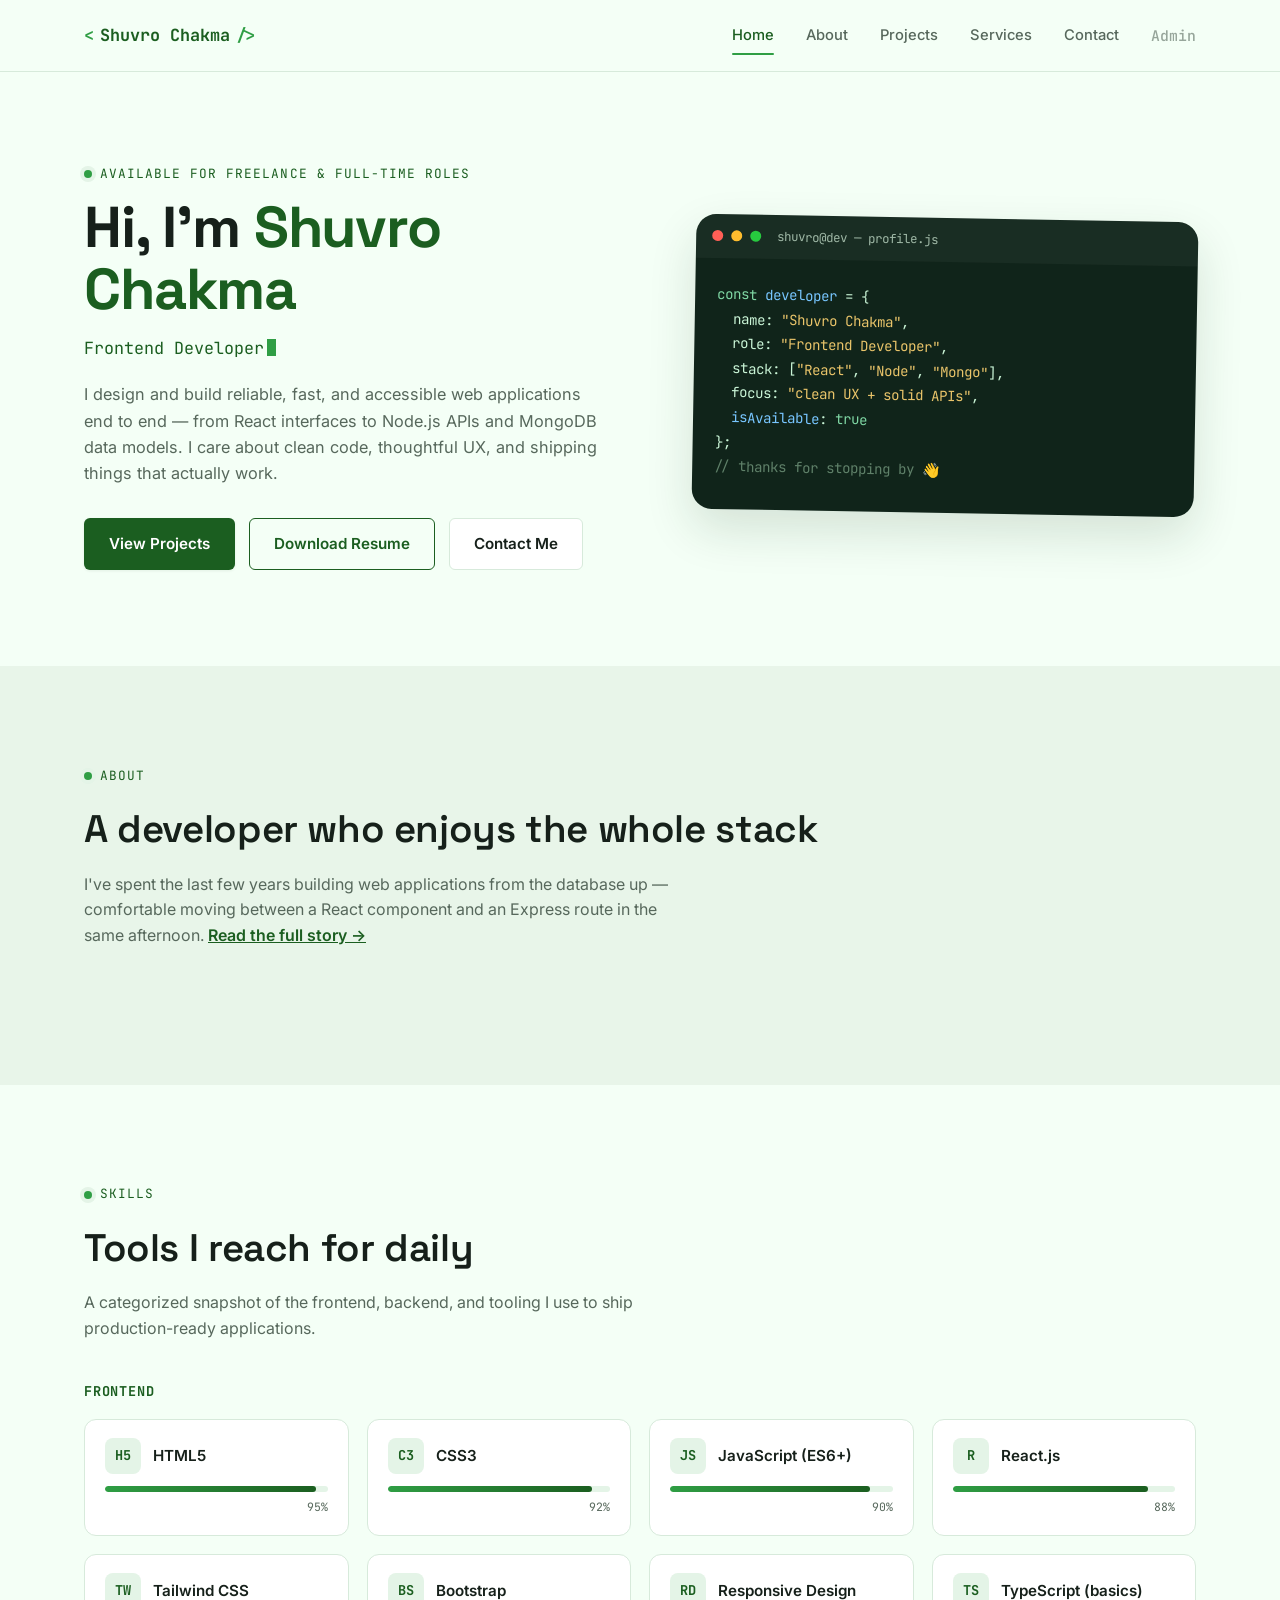
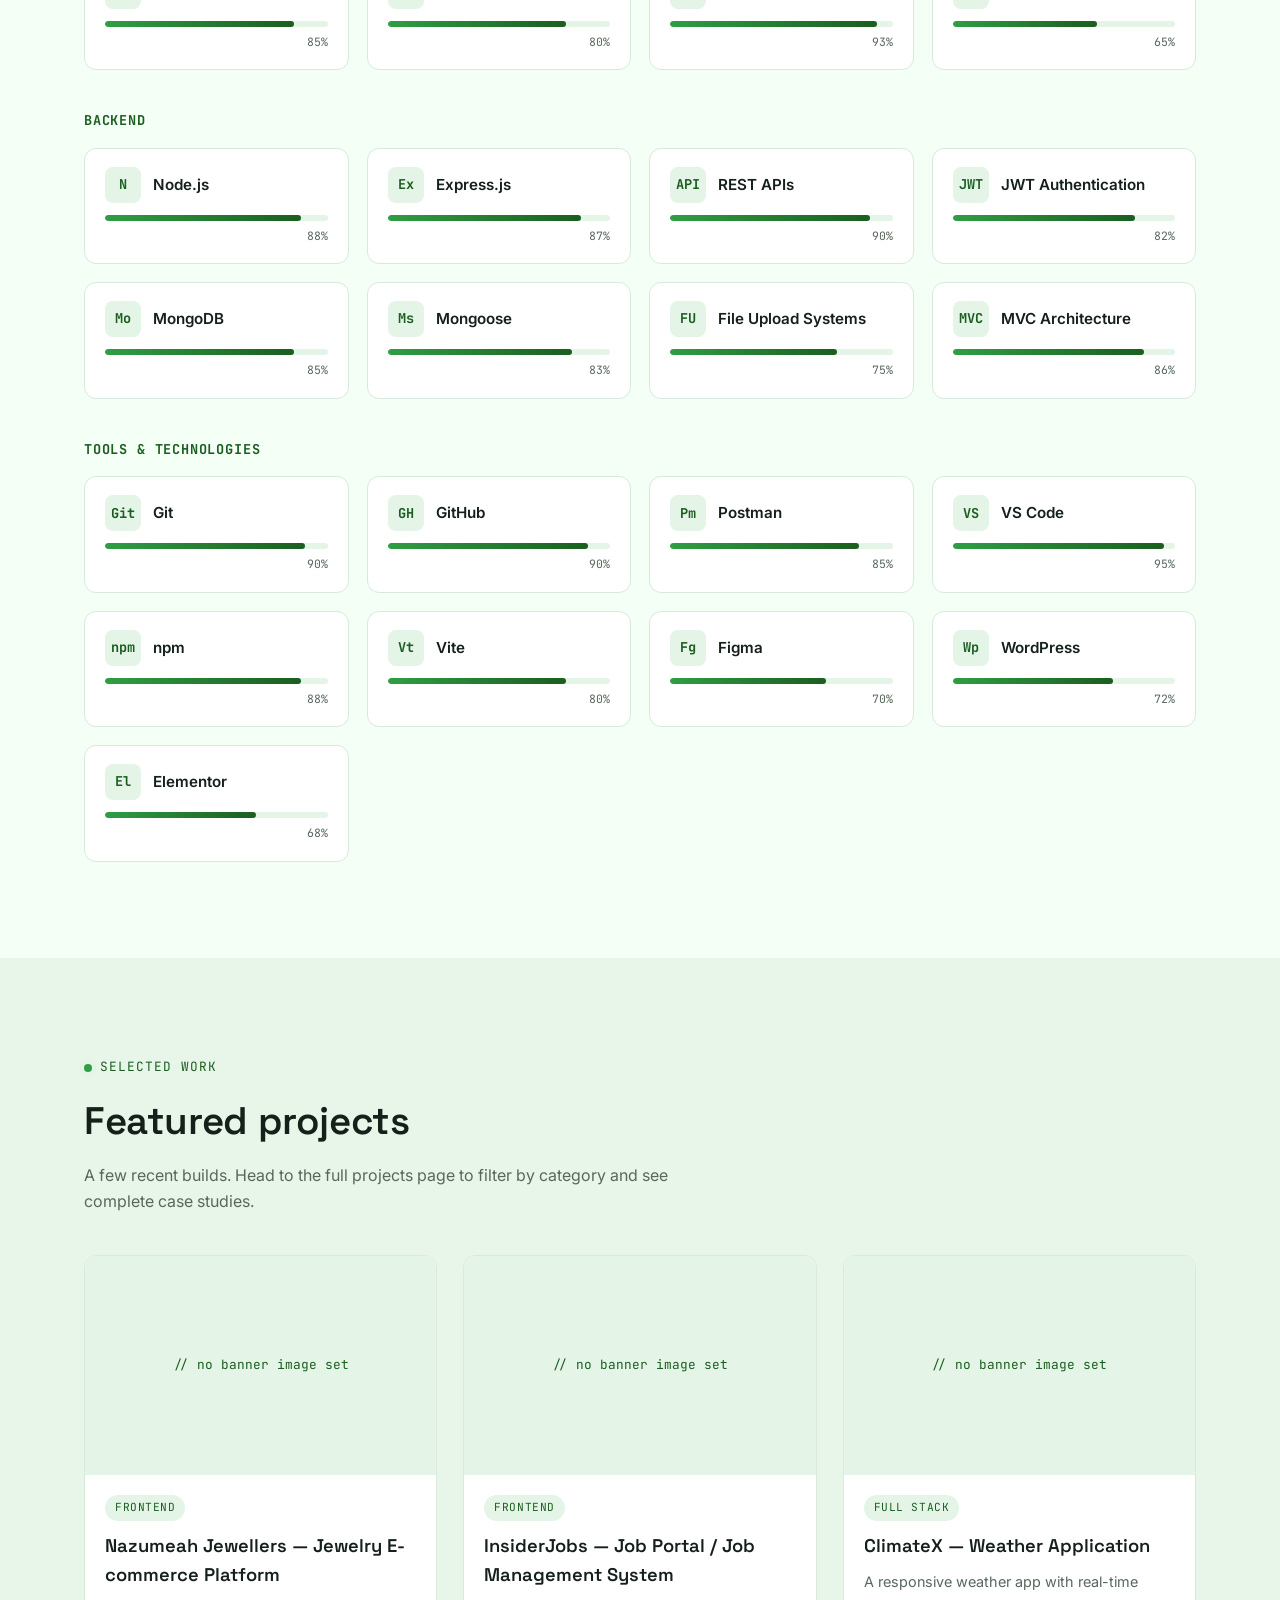
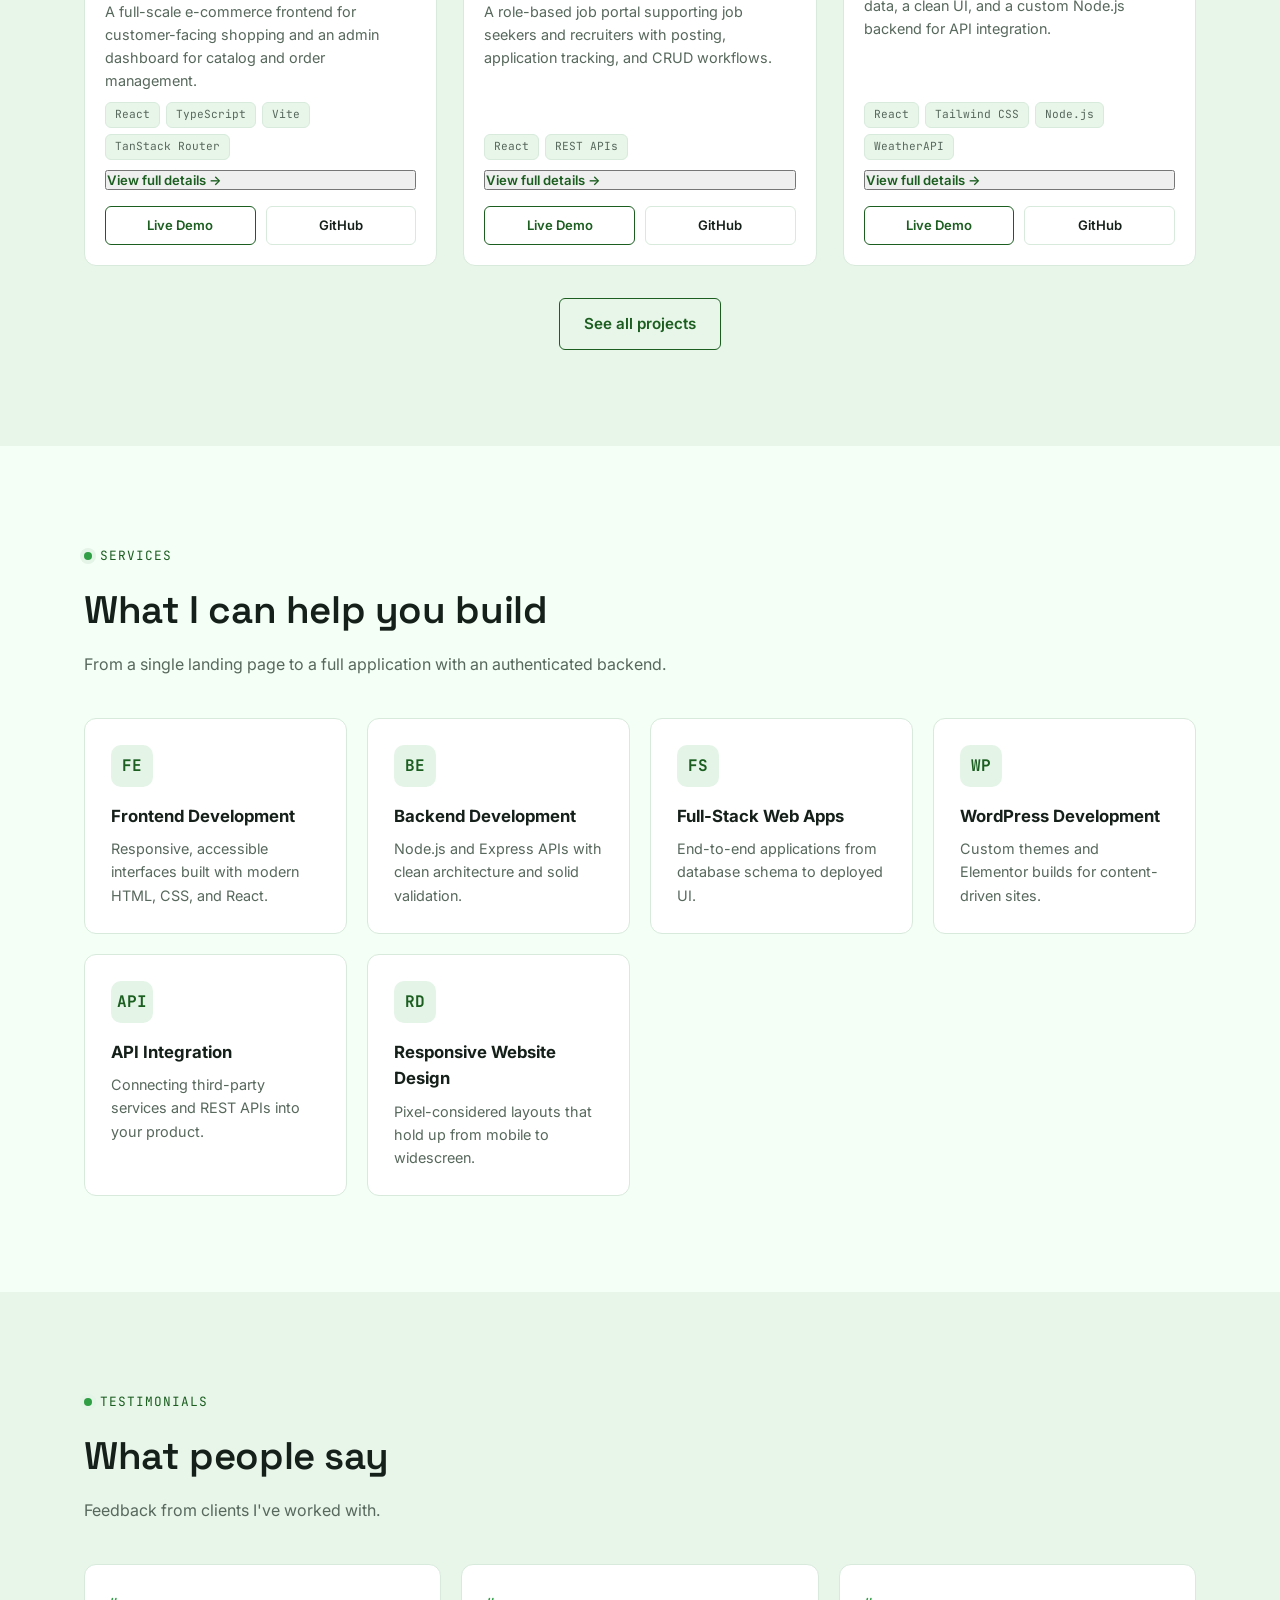
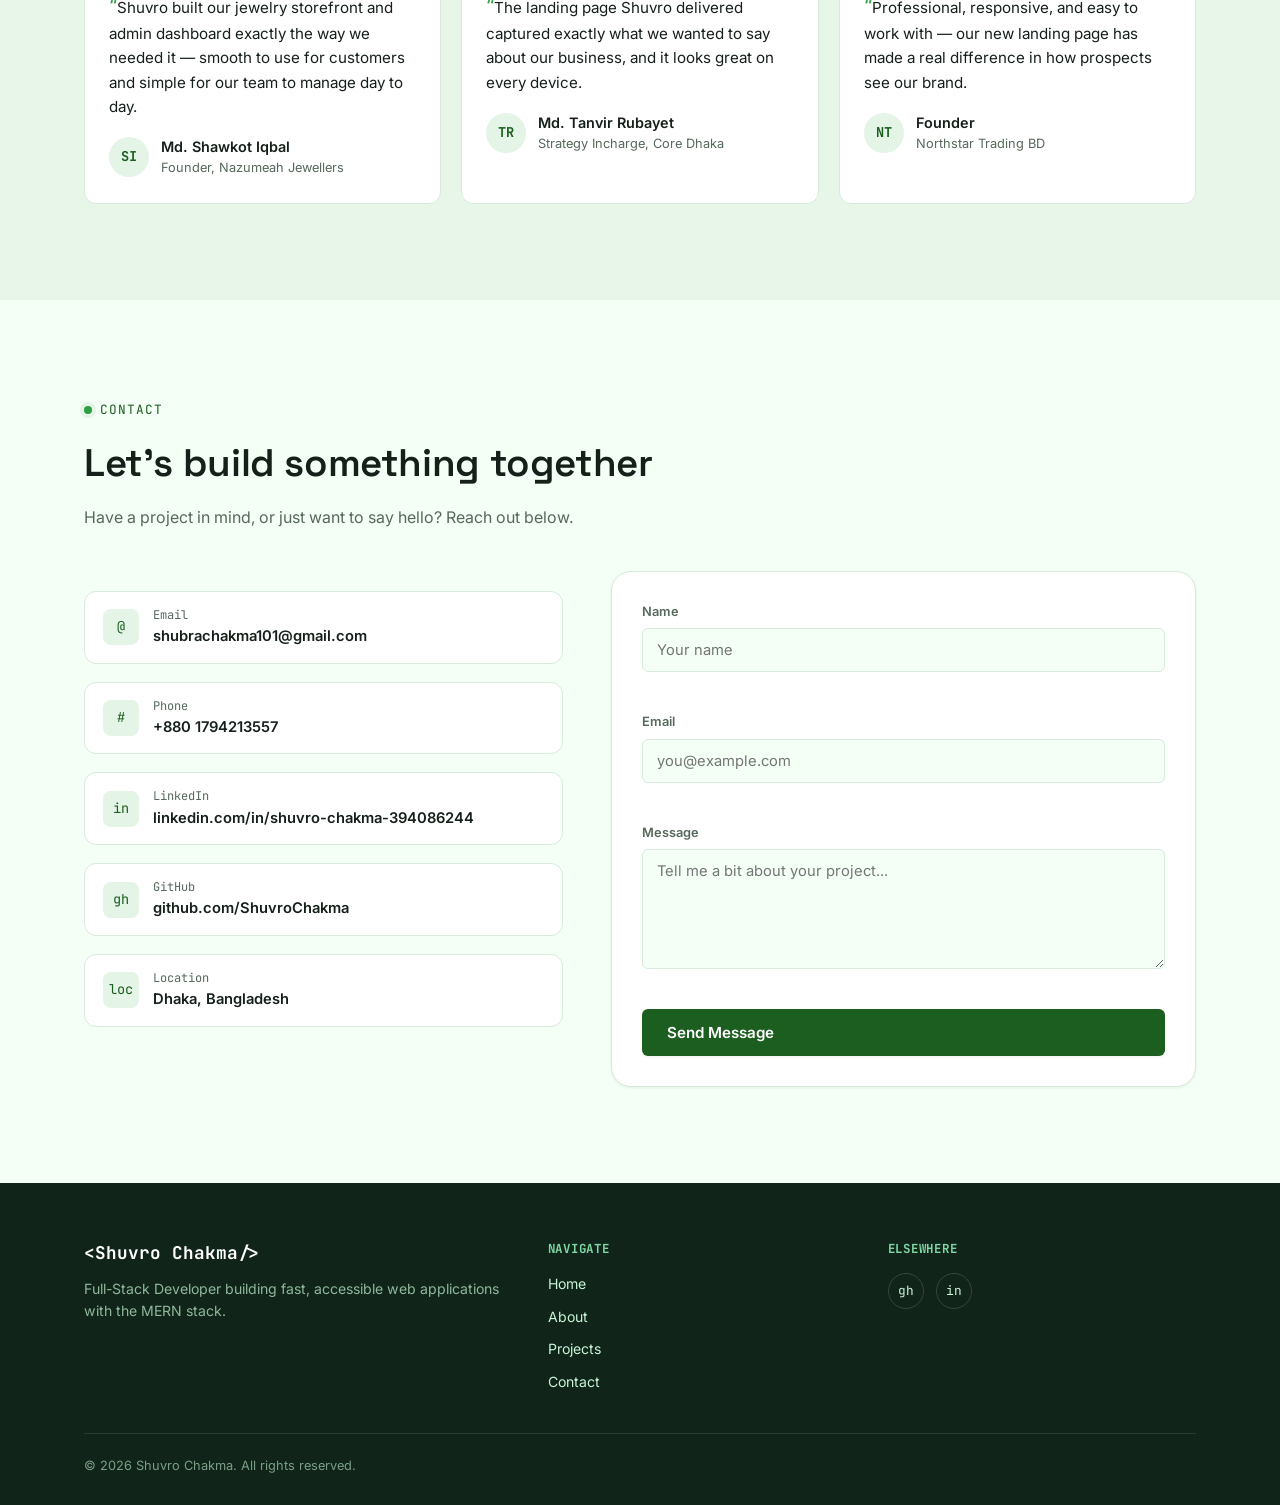
<file: index.html>
<!DOCTYPE html>
<html lang="en">
<head>
<meta charset="UTF-8">
<meta name="viewport" content="width=device-width, initial-scale=1.0">
<title>Shuvro Chakma - Frontend Developer</title>
<meta name="description" content="Portfolio of Shuvro Chakma, a Frontend Developer building fast, accessible web applications.">
<link rel="preconnect" href="https://fonts.googleapis.com">
<link href="https://fonts.googleapis.com/css2?family=Space+Grotesk:wght@500;600;700&family=Inter:wght@400;500;600&family=JetBrains+Mono:wght@400;500;700&display=swap" rel="stylesheet">
<link rel="stylesheet" href="css/style.css">
<link rel="stylesheet" href="css/responsive.css">
</head>
<body>

<!-- ===== Navbar ===== -->
<header class="navbar">
  <div class="container">
    <a href="index.html" class="brand"><span class="bracket">&lt;</span>Shuvro Chakma<span class="bracket">/&gt;</span></a>
    <nav class="nav-links" id="nav-links">
      <a href="index.html" aria-current="page">Home</a>
      <a href="./about.html">About</a>
      <a href="./projects.html">Projects</a>
      <a href="index.html#services">Services</a>
      <a href="index.html#contact">Contact</a>
      <a href="./admin.html" class="admin-link">Admin</a>
    </nav>
    <button class="nav-toggle" aria-label="Toggle navigation menu" aria-expanded="false">
      <span></span><span></span><span></span>
    </button>
  </div>
</header>

<main>
  <!-- ===== Hero ===== -->
  <section class="hero">
    <div class="container">
      <div class="hero-copy">
        <p class="eyebrow">Available for freelance & full-time roles</p>
        <h1 class="hero-name">Hi, I'm <span class="accent-text">Shuvro Chakma</span></h1>
        <p class="hero-title">Frontend Developer<span class="cursor" aria-hidden="true"></span></p>
        <p class="hero-summary">I design and build reliable, fast, and accessible web applications end to end — from React interfaces to Node.js APIs and MongoDB data models. I care about clean code, thoughtful UX, and shipping things that actually work.</p>
        <div class="hero-cta">
          <a href="projects.html" class="btn btn-primary">View Projects</a>
          <a href="assets/SHUBRA_CHAKMA_CV_Frontend.pdf" class="btn btn-outline" download>Download Resume</a>
          <a href="index.html#contact" class="btn btn-ghost">Contact Me</a>
        </div>
      </div>

      <div class="terminal" aria-hidden="true">
        <div class="terminal-bar">
          <span class="terminal-dot terminal-dot--r"></span>
          <span class="terminal-dot terminal-dot--y"></span>
          <span class="terminal-dot terminal-dot--g"></span>
          <span class="terminal-title">shuvro@dev — profile.js</span>
        </div>
        <div class="terminal-body">
<div class="line"><span class="tk-key">const</span> <span class="tk-fn">developer</span> <span class="tk-punc">=</span> <span class="tk-punc">{</span></div>
<div class="line">&nbsp;&nbsp;name<span class="tk-punc">:</span> <span class="tk-str">"Shuvro Chakma"</span><span class="tk-punc">,</span></div>
<div class="line">&nbsp;&nbsp;role<span class="tk-punc">:</span> <span class="tk-str">"Frontend Developer"</span><span class="tk-punc">,</span></div>
<div class="line">&nbsp;&nbsp;stack<span class="tk-punc">:</span> <span class="tk-punc">[</span><span class="tk-str">"React"</span><span class="tk-punc">,</span> <span class="tk-str">"Node"</span><span class="tk-punc">,</span> <span class="tk-str">"Mongo"</span><span class="tk-punc">]</span><span class="tk-punc">,</span></div>
<div class="line">&nbsp;&nbsp;focus<span class="tk-punc">:</span> <span class="tk-str">"clean UX + solid APIs"</span><span class="tk-punc">,</span></div>
<div class="line">&nbsp;&nbsp;<span class="tk-fn">isAvailable</span><span class="tk-punc">:</span> <span class="tk-key">true</span></div>
<div class="line"><span class="tk-punc">}</span><span class="tk-punc">;</span></div>
<div class="line tk-cmt">// thanks for stopping by 👋</div>
        </div>
      </div>
    </div>
  </section>

  <!-- ===== About preview ===== -->
  <section class="section section--alt reveal">
    <div class="container">
      <p class="eyebrow">About</p>
      <h2 class="section-title">A developer who enjoys the whole stack</h2>
      <p class="section-sub">I've spent the last few years building web applications from the database up — comfortable moving between a React component and an Express route in the same afternoon. <a href="about.html" style="color: var(--accent-dark); font-weight: 600; text-decoration: underline;">Read the full story →</a></p>
    </div>
  </section>

  <!-- ===== Skills ===== -->
  <section class="section reveal" id="skills">
    <div class="container">
      <p class="eyebrow">Skills</p>
      <h2 class="section-title">Tools I reach for daily</h2>
      <p class="section-sub">A categorized snapshot of the frontend, backend, and tooling I use to ship production-ready applications.</p>

      <h3 class="skills-category-label">Frontend</h3>
      <div class="skills-grid">
        <div class="skill-card"><div class="skill-card-top"><span class="skill-icon">H5</span><span class="skill-name">HTML5</span></div><div class="skill-bar-track"><div class="skill-bar-fill" style="width:95%"></div></div><div class="skill-level">95%</div></div>
        <div class="skill-card"><div class="skill-card-top"><span class="skill-icon">C3</span><span class="skill-name">CSS3</span></div><div class="skill-bar-track"><div class="skill-bar-fill" style="width:92%"></div></div><div class="skill-level">92%</div></div>
        <div class="skill-card"><div class="skill-card-top"><span class="skill-icon">JS</span><span class="skill-name">JavaScript (ES6+)</span></div><div class="skill-bar-track"><div class="skill-bar-fill" style="width:90%"></div></div><div class="skill-level">90%</div></div>
        <div class="skill-card"><div class="skill-card-top"><span class="skill-icon">R</span><span class="skill-name">React.js</span></div><div class="skill-bar-track"><div class="skill-bar-fill" style="width:88%"></div></div><div class="skill-level">88%</div></div>
        <div class="skill-card"><div class="skill-card-top"><span class="skill-icon">TW</span><span class="skill-name">Tailwind CSS</span></div><div class="skill-bar-track"><div class="skill-bar-fill" style="width:85%"></div></div><div class="skill-level">85%</div></div>
        <div class="skill-card"><div class="skill-card-top"><span class="skill-icon">BS</span><span class="skill-name">Bootstrap</span></div><div class="skill-bar-track"><div class="skill-bar-fill" style="width:80%"></div></div><div class="skill-level">80%</div></div>
        <div class="skill-card"><div class="skill-card-top"><span class="skill-icon">RD</span><span class="skill-name">Responsive Design</span></div><div class="skill-bar-track"><div class="skill-bar-fill" style="width:93%"></div></div><div class="skill-level">93%</div></div>
        <div class="skill-card"><div class="skill-card-top"><span class="skill-icon">TS</span><span class="skill-name">TypeScript (basics)</span></div><div class="skill-bar-track"><div class="skill-bar-fill" style="width:65%"></div></div><div class="skill-level">65%</div></div>
      </div>

      <h3 class="skills-category-label">Backend</h3>
      <div class="skills-grid">
        <div class="skill-card"><div class="skill-card-top"><span class="skill-icon">N</span><span class="skill-name">Node.js</span></div><div class="skill-bar-track"><div class="skill-bar-fill" style="width:88%"></div></div><div class="skill-level">88%</div></div>
        <div class="skill-card"><div class="skill-card-top"><span class="skill-icon">Ex</span><span class="skill-name">Express.js</span></div><div class="skill-bar-track"><div class="skill-bar-fill" style="width:87%"></div></div><div class="skill-level">87%</div></div>
        <div class="skill-card"><div class="skill-card-top"><span class="skill-icon">API</span><span class="skill-name">REST APIs</span></div><div class="skill-bar-track"><div class="skill-bar-fill" style="width:90%"></div></div><div class="skill-level">90%</div></div>
        <div class="skill-card"><div class="skill-card-top"><span class="skill-icon">JWT</span><span class="skill-name">JWT Authentication</span></div><div class="skill-bar-track"><div class="skill-bar-fill" style="width:82%"></div></div><div class="skill-level">82%</div></div>
        <div class="skill-card"><div class="skill-card-top"><span class="skill-icon">Mo</span><span class="skill-name">MongoDB</span></div><div class="skill-bar-track"><div class="skill-bar-fill" style="width:85%"></div></div><div class="skill-level">85%</div></div>
        <div class="skill-card"><div class="skill-card-top"><span class="skill-icon">Ms</span><span class="skill-name">Mongoose</span></div><div class="skill-bar-track"><div class="skill-bar-fill" style="width:83%"></div></div><div class="skill-level">83%</div></div>
        <div class="skill-card"><div class="skill-card-top"><span class="skill-icon">FU</span><span class="skill-name">File Upload Systems</span></div><div class="skill-bar-track"><div class="skill-bar-fill" style="width:75%"></div></div><div class="skill-level">75%</div></div>
        <div class="skill-card"><div class="skill-card-top"><span class="skill-icon">MVC</span><span class="skill-name">MVC Architecture</span></div><div class="skill-bar-track"><div class="skill-bar-fill" style="width:86%"></div></div><div class="skill-level">86%</div></div>
      </div>

      <h3 class="skills-category-label">Tools & Technologies</h3>
      <div class="skills-grid">
        <div class="skill-card"><div class="skill-card-top"><span class="skill-icon">Git</span><span class="skill-name">Git</span></div><div class="skill-bar-track"><div class="skill-bar-fill" style="width:90%"></div></div><div class="skill-level">90%</div></div>
        <div class="skill-card"><div class="skill-card-top"><span class="skill-icon">GH</span><span class="skill-name">GitHub</span></div><div class="skill-bar-track"><div class="skill-bar-fill" style="width:90%"></div></div><div class="skill-level">90%</div></div>
        <div class="skill-card"><div class="skill-card-top"><span class="skill-icon">Pm</span><span class="skill-name">Postman</span></div><div class="skill-bar-track"><div class="skill-bar-fill" style="width:85%"></div></div><div class="skill-level">85%</div></div>
        <div class="skill-card"><div class="skill-card-top"><span class="skill-icon">VS</span><span class="skill-name">VS Code</span></div><div class="skill-bar-track"><div class="skill-bar-fill" style="width:95%"></div></div><div class="skill-level">95%</div></div>
        <div class="skill-card"><div class="skill-card-top"><span class="skill-icon">npm</span><span class="skill-name">npm</span></div><div class="skill-bar-track"><div class="skill-bar-fill" style="width:88%"></div></div><div class="skill-level">88%</div></div>
        <div class="skill-card"><div class="skill-card-top"><span class="skill-icon">Vt</span><span class="skill-name">Vite</span></div><div class="skill-bar-track"><div class="skill-bar-fill" style="width:80%"></div></div><div class="skill-level">80%</div></div>
        <div class="skill-card"><div class="skill-card-top"><span class="skill-icon">Fg</span><span class="skill-name">Figma</span></div><div class="skill-bar-track"><div class="skill-bar-fill" style="width:70%"></div></div><div class="skill-level">70%</div></div>
        <div class="skill-card"><div class="skill-card-top"><span class="skill-icon">Wp</span><span class="skill-name">WordPress</span></div><div class="skill-bar-track"><div class="skill-bar-fill" style="width:72%"></div></div><div class="skill-level">72%</div></div>
        <div class="skill-card"><div class="skill-card-top"><span class="skill-icon">El</span><span class="skill-name">Elementor</span></div><div class="skill-bar-track"><div class="skill-bar-fill" style="width:68%"></div></div><div class="skill-level">68%</div></div>
      </div>
    </div>
  </section>

  <!-- ===== Featured Projects ===== -->
  <section class="section section--alt reveal">
    <div class="container">
      <p class="eyebrow">Selected work</p>
      <h2 class="section-title">Featured projects</h2>
      <p class="section-sub">A few recent builds. Head to the full projects page to filter by category and see complete case studies.</p>
      <div class="projects-grid" data-featured-grid></div>
      <div style="margin-top: 32px; text-align:center;">
        <a href="projects.html" class="btn btn-outline">See all projects</a>
      </div>
    </div>
  </section>

  <!-- ===== Services ===== -->
  <section class="section reveal" id="services">
    <div class="container">
      <p class="eyebrow">Services</p>
      <h2 class="section-title">What I can help you build</h2>
      <p class="section-sub">From a single landing page to a full application with an authenticated backend.</p>
      <div class="services-grid">
        <div class="service-card"><div class="service-icon">FE</div><h3>Frontend Development</h3><p>Responsive, accessible interfaces built with modern HTML, CSS, and React.</p></div>
        <div class="service-card"><div class="service-icon">BE</div><h3>Backend Development</h3><p>Node.js and Express APIs with clean architecture and solid validation.</p></div>
        <div class="service-card"><div class="service-icon">FS</div><h3>Full-Stack Web Apps</h3><p>End-to-end applications from database schema to deployed UI.</p></div>
        <div class="service-card"><div class="service-icon">WP</div><h3>WordPress Development</h3><p>Custom themes and Elementor builds for content-driven sites.</p></div>
        <div class="service-card"><div class="service-icon">API</div><h3>API Integration</h3><p>Connecting third-party services and REST APIs into your product.</p></div>
        <div class="service-card"><div class="service-icon">RD</div><h3>Responsive Website Design</h3><p>Pixel-considered layouts that hold up from mobile to widescreen.</p></div>
      </div>
    </div>
  </section>

  <!-- ===== Testimonials ===== -->
  <section class="section section--alt reveal">
    <div class="container">
      <p class="eyebrow">Testimonials</p>
      <h2 class="section-title">What people say</h2>
      <p class="section-sub">Feedback from clients I've worked with.</p>
      <div class="testimonials-grid">
        <div class="testimonial-card">
          <p class="testimonial-quote">Shuvro built our jewelry storefront and admin dashboard exactly the way we needed it — smooth to use for customers and simple for our team to manage day to day.</p>
          <div class="testimonial-person"><span class="testimonial-avatar">SI</span><div><div class="testimonial-name">Md. Shawkot Iqbal</div><div class="testimonial-role">Founder, Nazumeah Jewellers</div></div></div>
        </div>
        <div class="testimonial-card">
          <p class="testimonial-quote">The landing page Shuvro delivered captured exactly what we wanted to say about our business, and it looks great on every device.</p>
          <div class="testimonial-person"><span class="testimonial-avatar">TR</span><div><div class="testimonial-name">Md. Tanvir Rubayet</div><div class="testimonial-role">Strategy Incharge, Core Dhaka</div></div></div>
        </div>
        <div class="testimonial-card">
          <p class="testimonial-quote">Professional, responsive, and easy to work with — our new landing page has made a real difference in how prospects see our brand.</p>
          <div class="testimonial-person"><span class="testimonial-avatar">NT</span><div><div class="testimonial-name">Founder</div><div class="testimonial-role">Northstar Trading BD</div></div></div>
        </div>
      </div>
    </div>
  </section>

  <!-- ===== Contact ===== -->
  <section class="section reveal" id="contact">
    <div class="container">
      <p class="eyebrow">Contact</p>
      <h2 class="section-title">Let's build something together</h2>
      <p class="section-sub">Have a project in mind, or just want to say hello? Reach out below.</p>

      <div class="contact-grid">
        <div>
          <div class="contact-info-list">
            <div class="contact-info-item"><span class="contact-info-icon">@</span><div><div class="contact-info-label">Email</div><div class="contact-info-value">shubrachakma101@gmail.com</div></div></div>
            <div class="contact-info-item"><span class="contact-info-icon">#</span><div><div class="contact-info-label">Phone</div><div class="contact-info-value">+880 1794213557</div></div></div>
            <div class="contact-info-item"><span class="contact-info-icon">in</span><div><div class="contact-info-label">LinkedIn</div><div class="contact-info-value">linkedin.com/in/shuvro-chakma-394086244</div></div></div>
            <div class="contact-info-item"><span class="contact-info-icon">gh</span><div><div class="contact-info-label">GitHub</div><div class="contact-info-value">github.com/ShuvroChakma</div></div></div>
            <div class="contact-info-item"><span class="contact-info-icon">loc</span><div><div class="contact-info-label">Location</div><div class="contact-info-value">Dhaka, Bangladesh</div></div></div>
          </div>
        </div>

        <form class="contact-form" id="contact-form" action="https://formspree.io/f/xvzjvzrp" method="POST" novalidate>
          <div class="form-success" id="contact-success"></div>
          <div class="form-row">
            <label for="name">Name</label>
            <input type="text" id="name" name="name" placeholder="Your name">
            <span class="form-error" data-error-for="name"></span>
          </div>
          <div class="form-row">
            <label for="email">Email</label>
            <input type="email" id="email" name="email" placeholder="you@example.com">
            <span class="form-error" data-error-for="email"></span>
          </div>
          <div class="form-row">
            <label for="message">Message</label>
            <textarea id="message" name="message" placeholder="Tell me a bit about your project..."></textarea>
            <span class="form-error" data-error-for="message"></span>
          </div>
          <button type="submit" class="btn btn-primary">Send Message</button>
        </form>
      </div>
    </div>
  </section>
</main>

<!-- ===== Footer ===== -->
<footer class="footer">
  <div class="container">
    <div class="footer-grid">
      <div>
        <div class="footer-brand">&lt;Shuvro Chakma/&gt;</div>
        <p>Full-Stack Developer building fast, accessible web applications with the MERN stack.</p>
      </div>
      <div>
        <h4>Navigate</h4>
        <div class="footer-links">
          <a href="index.html">Home</a>
          <a href="about.html">About</a>
          <a href="projects.html">Projects</a>
          <a href="index.html#contact">Contact</a>
        </div>
      </div>
      <div>
        <h4>Elsewhere</h4>
        <div class="footer-social">
          <a href="https://github.com/ShuvroChakma" aria-label="GitHub">gh</a>
          <a href="https://www.linkedin.com/in/shuvro-chakma-394086244" aria-label="LinkedIn">in</a>
        </div>
      </div>
    </div>
    <div class="footer-bottom">
      <span>© <span data-year></span> Shuvro Chakma. All rights reserved.</span>
    </div>
  </div>
</footer>

<button class="back-to-top" aria-label="Back to top">↑</button>

<!-- Project detail modal (shared markup, used by projects.js) -->
<div class="modal-overlay" id="project-modal" aria-hidden="true">
  <div class="modal">
    <div class="modal-wrap">
      <button class="modal-close" data-modal-close aria-label="Close">×</button>
      <div class="modal-banner" data-modal-banner></div>
      <div class="modal-body">
        <span class="project-tag" data-modal-tag></span>
        <h3 class="project-title" style="margin-top:10px;" data-modal-title></h3>
        <p class="project-summary" data-modal-desc></p>
        <div class="project-tech" data-modal-tech></div>
        <div class="modal-section"><h4>Key features</h4><ul data-modal-features></ul></div>
        <div class="modal-section"><h4>Challenges</h4><p data-modal-challenges></p></div>
        <div class="modal-section"><h4>Solutions</h4><p data-modal-solutions></p></div>
        <div class="project-actions" style="margin-top:22px;">
          <a class="btn btn-outline" data-modal-live target="_blank" rel="noopener">Live Demo</a>
          <a class="btn btn-ghost" data-modal-repo target="_blank" rel="noopener">GitHub Repo</a>
        </div>
      </div>
    </div>
  </div>
</div>

<script src="js/projects.js"></script>
<script src="js/app.js"></script>
</body>
</html>
</file>
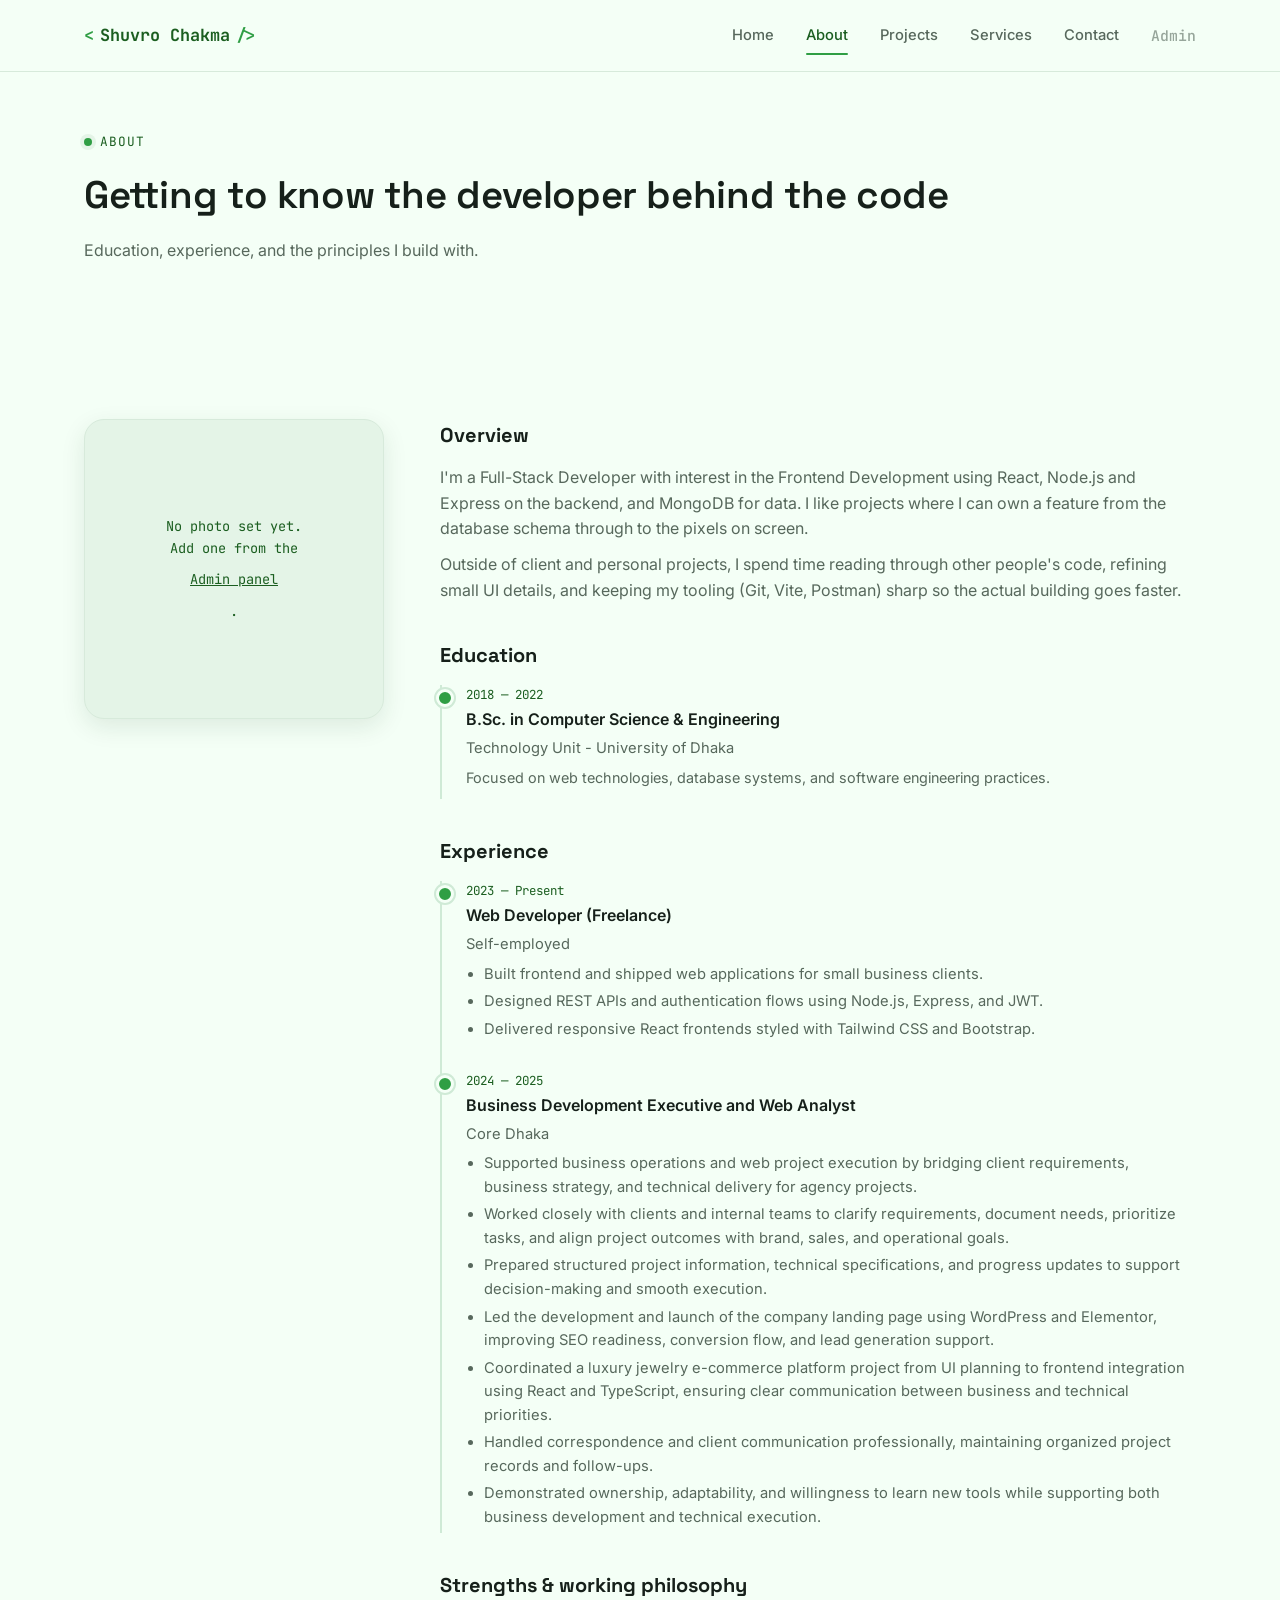
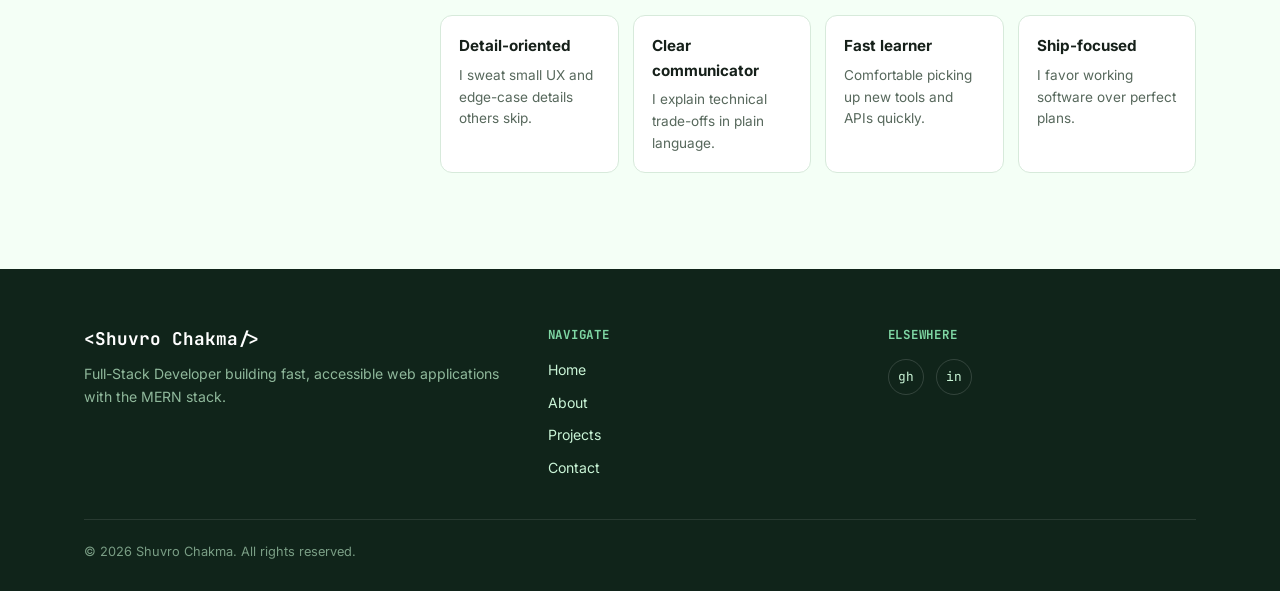
<file: About.html>
<!DOCTYPE html>
<html lang="en">
<head>
<meta charset="UTF-8">
<meta name="viewport" content="width=device-width, initial-scale=1.0">
<title>About — Shuvro Chakma</title>
<meta name="description" content="About Shuvro Chakma: education, experience, and working philosophy.">
<link rel="preconnect" href="https://fonts.googleapis.com">
<link href="https://fonts.googleapis.com/css2?family=Space+Grotesk:wght@500;600;700&family=Inter:wght@400;500;600&family=JetBrains+Mono:wght@400;500;700&display=swap" rel="stylesheet">
<link rel="stylesheet" href="css/style.css">
<link rel="stylesheet" href="css/responsive.css">
</head>
<body>

<header class="navbar">
  <div class="container">
    <a href="index.html" class="brand"><span class="bracket">&lt;</span>Shuvro Chakma<span class="bracket">/&gt;</span></a>
    <nav class="nav-links" id="nav-links">
      <a href="index.html">Home</a>
      <a href="about.html" aria-current="page">About</a>
      <a href="projects.html">Projects</a>
      <a href="index.html#services">Services</a>
      <a href="index.html#contact">Contact</a>
      <a href="admin.html" class="admin-link">Admin</a>
    </nav>
    <button class="nav-toggle" aria-label="Toggle navigation menu" aria-expanded="false">
      <span></span><span></span><span></span>
    </button>
  </div>
</header>

<main>
  <section class="page-hero">
    <div class="container">
      <p class="eyebrow">About</p>
      <h1 class="section-title">Getting to know the developer behind the code</h1>
      <p class="section-sub">Education, experience, and the principles I build with.</p>
    </div>
  </section>

  <section class="section reveal">
    <div class="container about-grid">
      <div>
        <div class="photo-frame" data-profile-photo>
          <span class="photo-placeholder">
            No photo set yet.<br>Add one from the <a href="admin.html" style="color:var(--accent-dark); text-decoration:underline;">Admin panel</a>.
          </span>
        </div>
      </div>

      <div>
        <div class="about-block">
          <h3>Overview</h3>
          <p>I'm a Full-Stack Developer with interest in the Frontend Development using React, Node.js and Express on the backend, and MongoDB for data. I like projects where I can own a feature from the database schema through to the pixels on screen.</p>
          <p>Outside of client and personal projects, I spend time reading through other people's code, refining small UI details, and keeping my tooling (Git, Vite, Postman) sharp so the actual building goes faster.</p>
        </div>

        <div class="about-block">
          <h3>Education</h3>
          <div class="timeline">
            <div class="timeline-item">
              <div class="timeline-date">2018 — 2022</div>
              <div class="timeline-role">B.Sc. in Computer Science & Engineering</div>
              <div class="timeline-org">Technology Unit -  University of Dhaka</div>
              <p style="color:var(--text-muted); font-size:0.9rem;">Focused on web technologies, database systems, and software engineering practices.</p>
            </div>
          </div>
        </div>

        <div class="about-block">
          <h3>Experience</h3>
          <div class="timeline">
            <div class="timeline-item">
              <div class="timeline-date">2023 — Present</div>
              <div class="timeline-role">Web Developer (Freelance)</div>
              <div class="timeline-org">Self-employed</div>
              <ul>
                <li>Built frontend and shipped web applications for small business clients.</li>
                <li>Designed REST APIs and authentication flows using Node.js, Express, and JWT.</li>
                <li>Delivered responsive React frontends styled with Tailwind CSS and Bootstrap.</li>
              </ul>
            </div>
            <div class="timeline-item">
              <div class="timeline-date">2024 — 2025</div>
              <div class="timeline-role">Business Development Executive and Web Analyst</div>
              <div class="timeline-org">Core Dhaka</div>
              <ul>
                <li>Supported business operations and web project execution by bridging client requirements, business strategy, and technical delivery for agency projects.
                </li>
                <li>Worked closely with clients and internal teams to clarify requirements, document needs, prioritize tasks, and align project outcomes with brand, sales, and operational goals.
                </li>
                <li>Prepared structured project information, technical specifications, and progress updates to support decision-making and smooth execution.</li>
                <li>Led the development and launch of the company landing page using WordPress and Elementor, improving SEO readiness, conversion flow, and lead generation support.</li>
                <li>Coordinated a luxury jewelry e-commerce platform project from UI planning to frontend integration using React and TypeScript, ensuring clear communication between business and technical priorities.
                </li>
                <li>Handled correspondence and client communication professionally, maintaining organized project records and follow-ups.</li>
                <li>Demonstrated ownership, adaptability, and willingness to learn new tools while supporting both business development and technical execution.</li>
              </ul>
            </div>
          </div>
        </div>

        <div class="about-block">
          <h3>Strengths & working philosophy</h3>
          <div class="strengths-grid">
            <div class="strength-card"><h4>Detail-oriented</h4><p style="color:var(--text-muted); font-size:0.85rem;">I sweat small UX and edge-case details others skip.</p></div>
            <div class="strength-card"><h4>Clear communicator</h4><p style="color:var(--text-muted); font-size:0.85rem;">I explain technical trade-offs in plain language.</p></div>
            <div class="strength-card"><h4>Fast learner</h4><p style="color:var(--text-muted); font-size:0.85rem;">Comfortable picking up new tools and APIs quickly.</p></div>
            <div class="strength-card"><h4>Ship-focused</h4><p style="color:var(--text-muted); font-size:0.85rem;">I favor working software over perfect plans.</p></div>
          </div>
        </div>
      </div>
    </div>
  </section>
</main>

<footer class="footer">
  <div class="container">
    <div class="footer-grid">
      <div>
        <div class="footer-brand">&lt;Shuvro Chakma/&gt;</div>
        <p>Full-Stack Developer building fast, accessible web applications with the MERN stack.</p>
      </div>
      <div>
        <h4>Navigate</h4>
        <div class="footer-links">
          <a href="index.html">Home</a>
          <a href="about.html">About</a>
          <a href="projects.html">Projects</a>
          <a href="index.html#contact">Contact</a>
        </div>
      </div>
      <div>
        <h4>Elsewhere</h4>
        <div class="footer-social">
          <a href="https://github.com/ShuvroChakma" aria-label="GitHub">gh</a>
          <a href="https://www.linkedin.com/in/shuvro-chakma-394086244" aria-label="LinkedIn">in</a>
        </div>
      </div>
    </div>
    <div class="footer-bottom">
      <span>© <span data-year></span> Shuvro Chakma. All rights reserved.</span>
    </div>
  </div>
</footer>

<button class="back-to-top" aria-label="Back to top">↑</button>

<script src="js/app.js"></script>
</body>
</html>
</file>
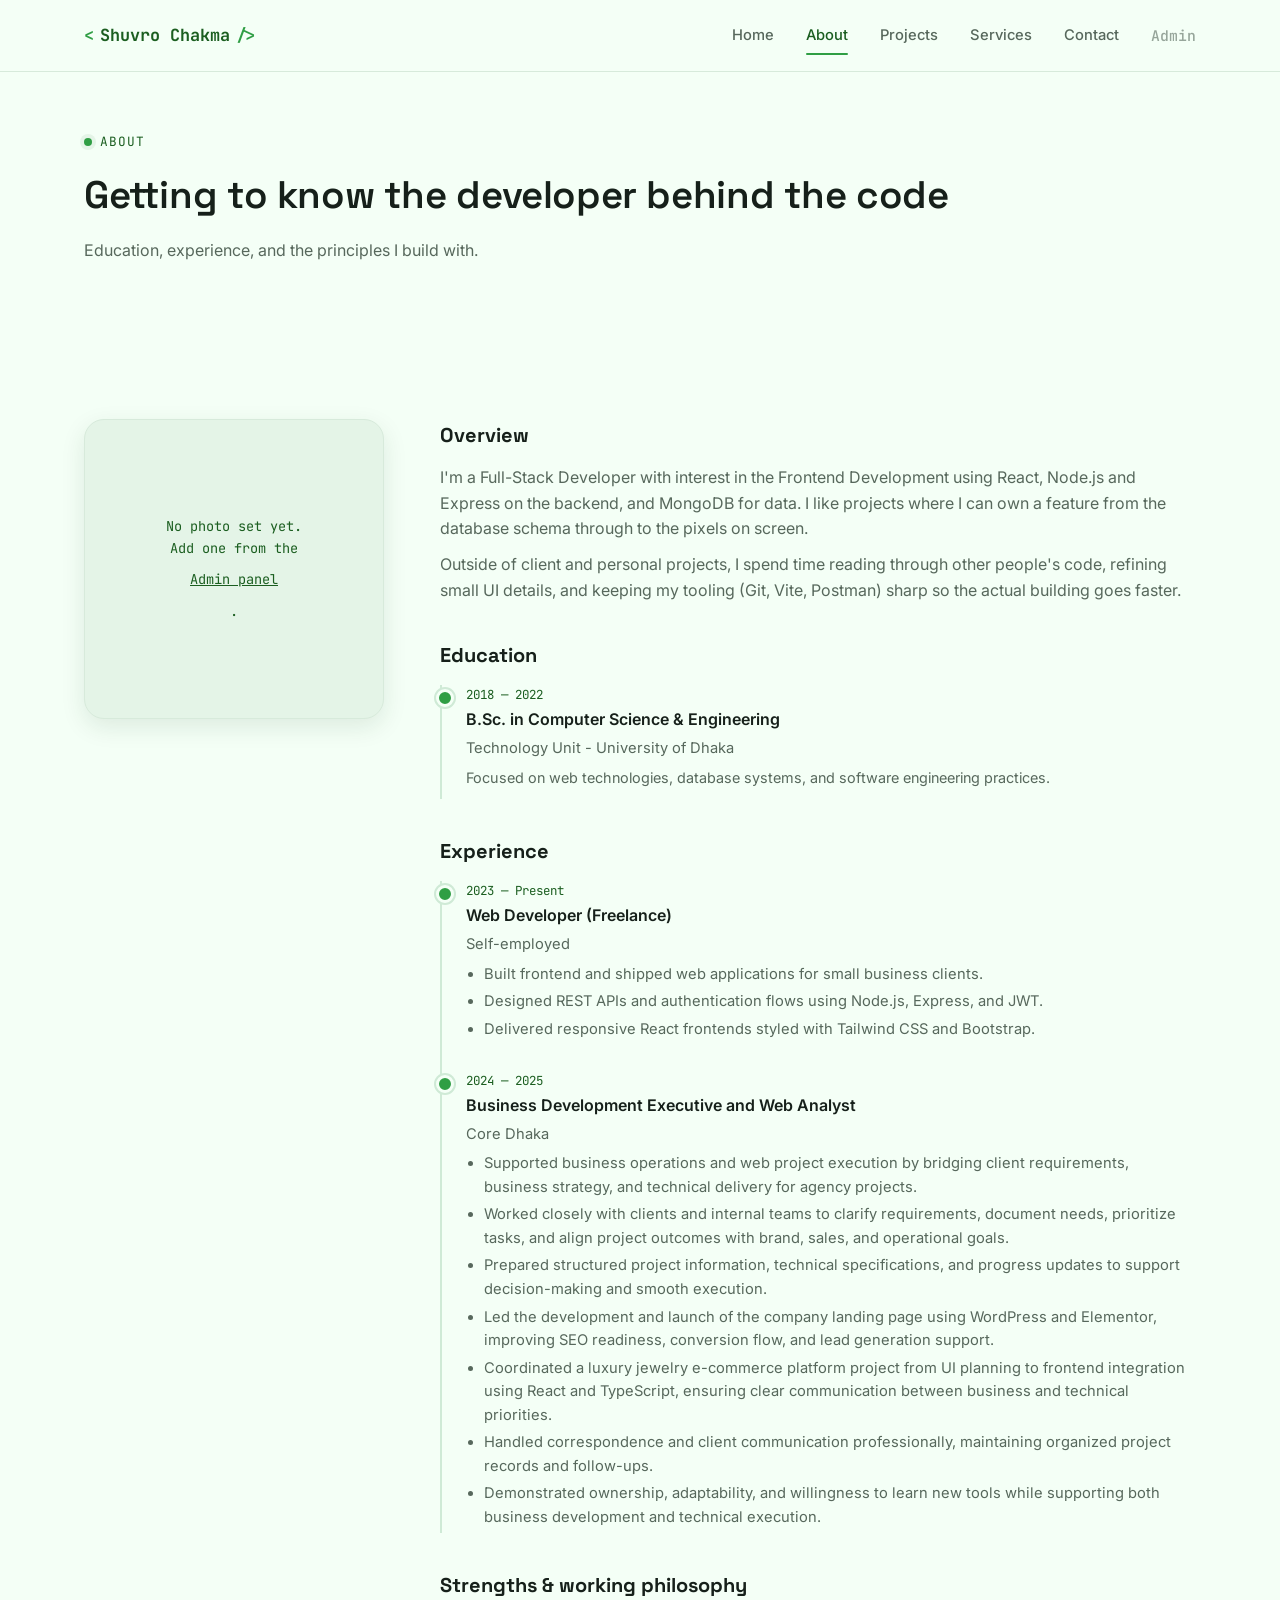
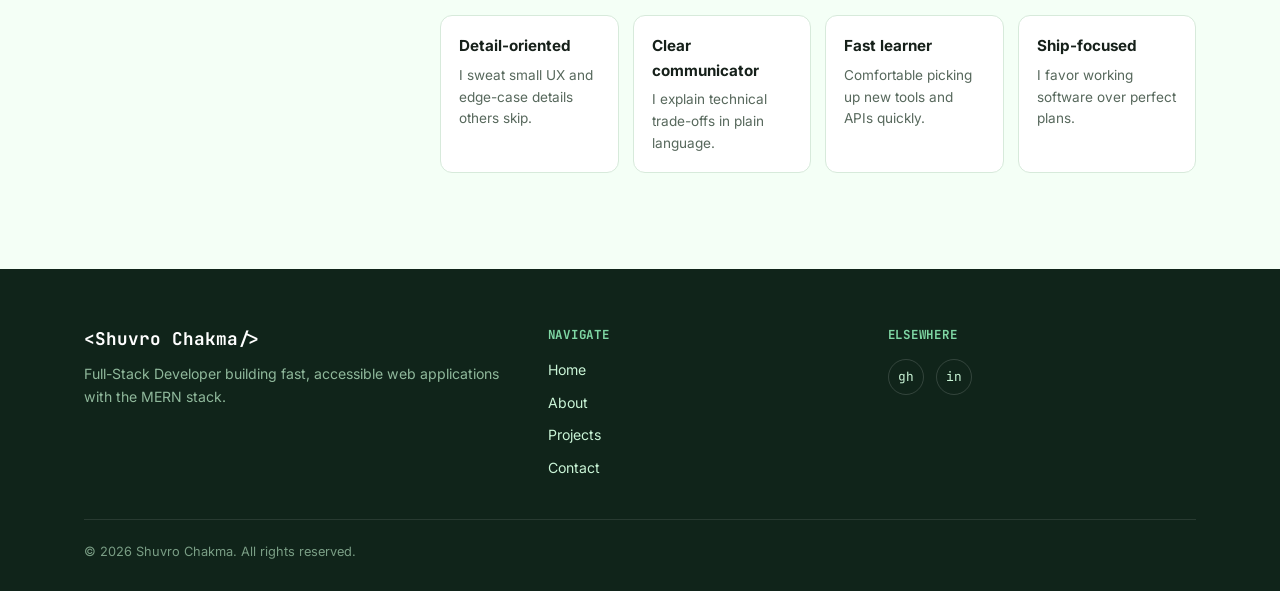
<file: about.html>
<!DOCTYPE html>
<html lang="en">
<head>
<meta charset="UTF-8">
<meta name="viewport" content="width=device-width, initial-scale=1.0">
<title>About — Shuvro Chakma</title>
<meta name="description" content="About Shuvro Chakma: education, experience, and working philosophy.">
<link rel="preconnect" href="https://fonts.googleapis.com">
<link href="https://fonts.googleapis.com/css2?family=Space+Grotesk:wght@500;600;700&family=Inter:wght@400;500;600&family=JetBrains+Mono:wght@400;500;700&display=swap" rel="stylesheet">
<link rel="stylesheet" href="css/style.css">
<link rel="stylesheet" href="css/responsive.css">
</head>
<body>

<header class="navbar">
  <div class="container">
    <a href="index.html" class="brand"><span class="bracket">&lt;</span>Shuvro Chakma<span class="bracket">/&gt;</span></a>
    <nav class="nav-links" id="nav-links">
      <a href="index.html">Home</a>
      <a href="about.html" aria-current="page">About</a>
      <a href="projects.html">Projects</a>
      <a href="index.html#services">Services</a>
      <a href="index.html#contact">Contact</a>
      <a href="admin.html" class="admin-link">Admin</a>
    </nav>
    <button class="nav-toggle" aria-label="Toggle navigation menu" aria-expanded="false">
      <span></span><span></span><span></span>
    </button>
  </div>
</header>

<main>
  <section class="page-hero">
    <div class="container">
      <p class="eyebrow">About</p>
      <h1 class="section-title">Getting to know the developer behind the code</h1>
      <p class="section-sub">Education, experience, and the principles I build with.</p>
    </div>
  </section>

  <section class="section reveal">
    <div class="container about-grid">
      <div>
        <div class="photo-frame" data-profile-photo>
          <span class="photo-placeholder">
            No photo set yet.<br>Add one from the <a href="admin.html" style="color:var(--accent-dark); text-decoration:underline;">Admin panel</a>.
          </span>
        </div>
      </div>

      <div>
        <div class="about-block">
          <h3>Overview</h3>
          <p>I'm a Full-Stack Developer with interest in the Frontend Development using React, Node.js and Express on the backend, and MongoDB for data. I like projects where I can own a feature from the database schema through to the pixels on screen.</p>
          <p>Outside of client and personal projects, I spend time reading through other people's code, refining small UI details, and keeping my tooling (Git, Vite, Postman) sharp so the actual building goes faster.</p>
        </div>

        <div class="about-block">
          <h3>Education</h3>
          <div class="timeline">
            <div class="timeline-item">
              <div class="timeline-date">2018 — 2022</div>
              <div class="timeline-role">B.Sc. in Computer Science & Engineering</div>
              <div class="timeline-org">Technology Unit -  University of Dhaka</div>
              <p style="color:var(--text-muted); font-size:0.9rem;">Focused on web technologies, database systems, and software engineering practices.</p>
            </div>
          </div>
        </div>

        <div class="about-block">
          <h3>Experience</h3>
          <div class="timeline">
            <div class="timeline-item">
              <div class="timeline-date">2023 — Present</div>
              <div class="timeline-role">Web Developer (Freelance)</div>
              <div class="timeline-org">Self-employed</div>
              <ul>
                <li>Built frontend and shipped web applications for small business clients.</li>
                <li>Designed REST APIs and authentication flows using Node.js, Express, and JWT.</li>
                <li>Delivered responsive React frontends styled with Tailwind CSS and Bootstrap.</li>
              </ul>
            </div>
            <div class="timeline-item">
              <div class="timeline-date">2024 — 2025</div>
              <div class="timeline-role">Business Development Executive and Web Analyst</div>
              <div class="timeline-org">Core Dhaka</div>
              <ul>
                <li>Supported business operations and web project execution by bridging client requirements, business strategy, and technical delivery for agency projects.
                </li>
                <li>Worked closely with clients and internal teams to clarify requirements, document needs, prioritize tasks, and align project outcomes with brand, sales, and operational goals.
                </li>
                <li>Prepared structured project information, technical specifications, and progress updates to support decision-making and smooth execution.</li>
                <li>Led the development and launch of the company landing page using WordPress and Elementor, improving SEO readiness, conversion flow, and lead generation support.</li>
                <li>Coordinated a luxury jewelry e-commerce platform project from UI planning to frontend integration using React and TypeScript, ensuring clear communication between business and technical priorities.
                </li>
                <li>Handled correspondence and client communication professionally, maintaining organized project records and follow-ups.</li>
                <li>Demonstrated ownership, adaptability, and willingness to learn new tools while supporting both business development and technical execution.</li>
              </ul>
            </div>
          </div>
        </div>

        <div class="about-block">
          <h3>Strengths & working philosophy</h3>
          <div class="strengths-grid">
            <div class="strength-card"><h4>Detail-oriented</h4><p style="color:var(--text-muted); font-size:0.85rem;">I sweat small UX and edge-case details others skip.</p></div>
            <div class="strength-card"><h4>Clear communicator</h4><p style="color:var(--text-muted); font-size:0.85rem;">I explain technical trade-offs in plain language.</p></div>
            <div class="strength-card"><h4>Fast learner</h4><p style="color:var(--text-muted); font-size:0.85rem;">Comfortable picking up new tools and APIs quickly.</p></div>
            <div class="strength-card"><h4>Ship-focused</h4><p style="color:var(--text-muted); font-size:0.85rem;">I favor working software over perfect plans.</p></div>
          </div>
        </div>
      </div>
    </div>
  </section>
</main>

<footer class="footer">
  <div class="container">
    <div class="footer-grid">
      <div>
        <div class="footer-brand">&lt;Shuvro Chakma/&gt;</div>
        <p>Full-Stack Developer building fast, accessible web applications with the MERN stack.</p>
      </div>
      <div>
        <h4>Navigate</h4>
        <div class="footer-links">
          <a href="index.html">Home</a>
          <a href="about.html">About</a>
          <a href="projects.html">Projects</a>
          <a href="index.html#contact">Contact</a>
        </div>
      </div>
      <div>
        <h4>Elsewhere</h4>
        <div class="footer-social">
          <a href="https://github.com/ShuvroChakma" aria-label="GitHub">gh</a>
          <a href="https://www.linkedin.com/in/shuvro-chakma-394086244" aria-label="LinkedIn">in</a>
        </div>
      </div>
    </div>
    <div class="footer-bottom">
      <span>© <span data-year></span> Shuvro Chakma. All rights reserved.</span>
    </div>
  </div>
</footer>

<button class="back-to-top" aria-label="Back to top">↑</button>

<script src="js/app.js"></script>
</body>
</html>
</file>
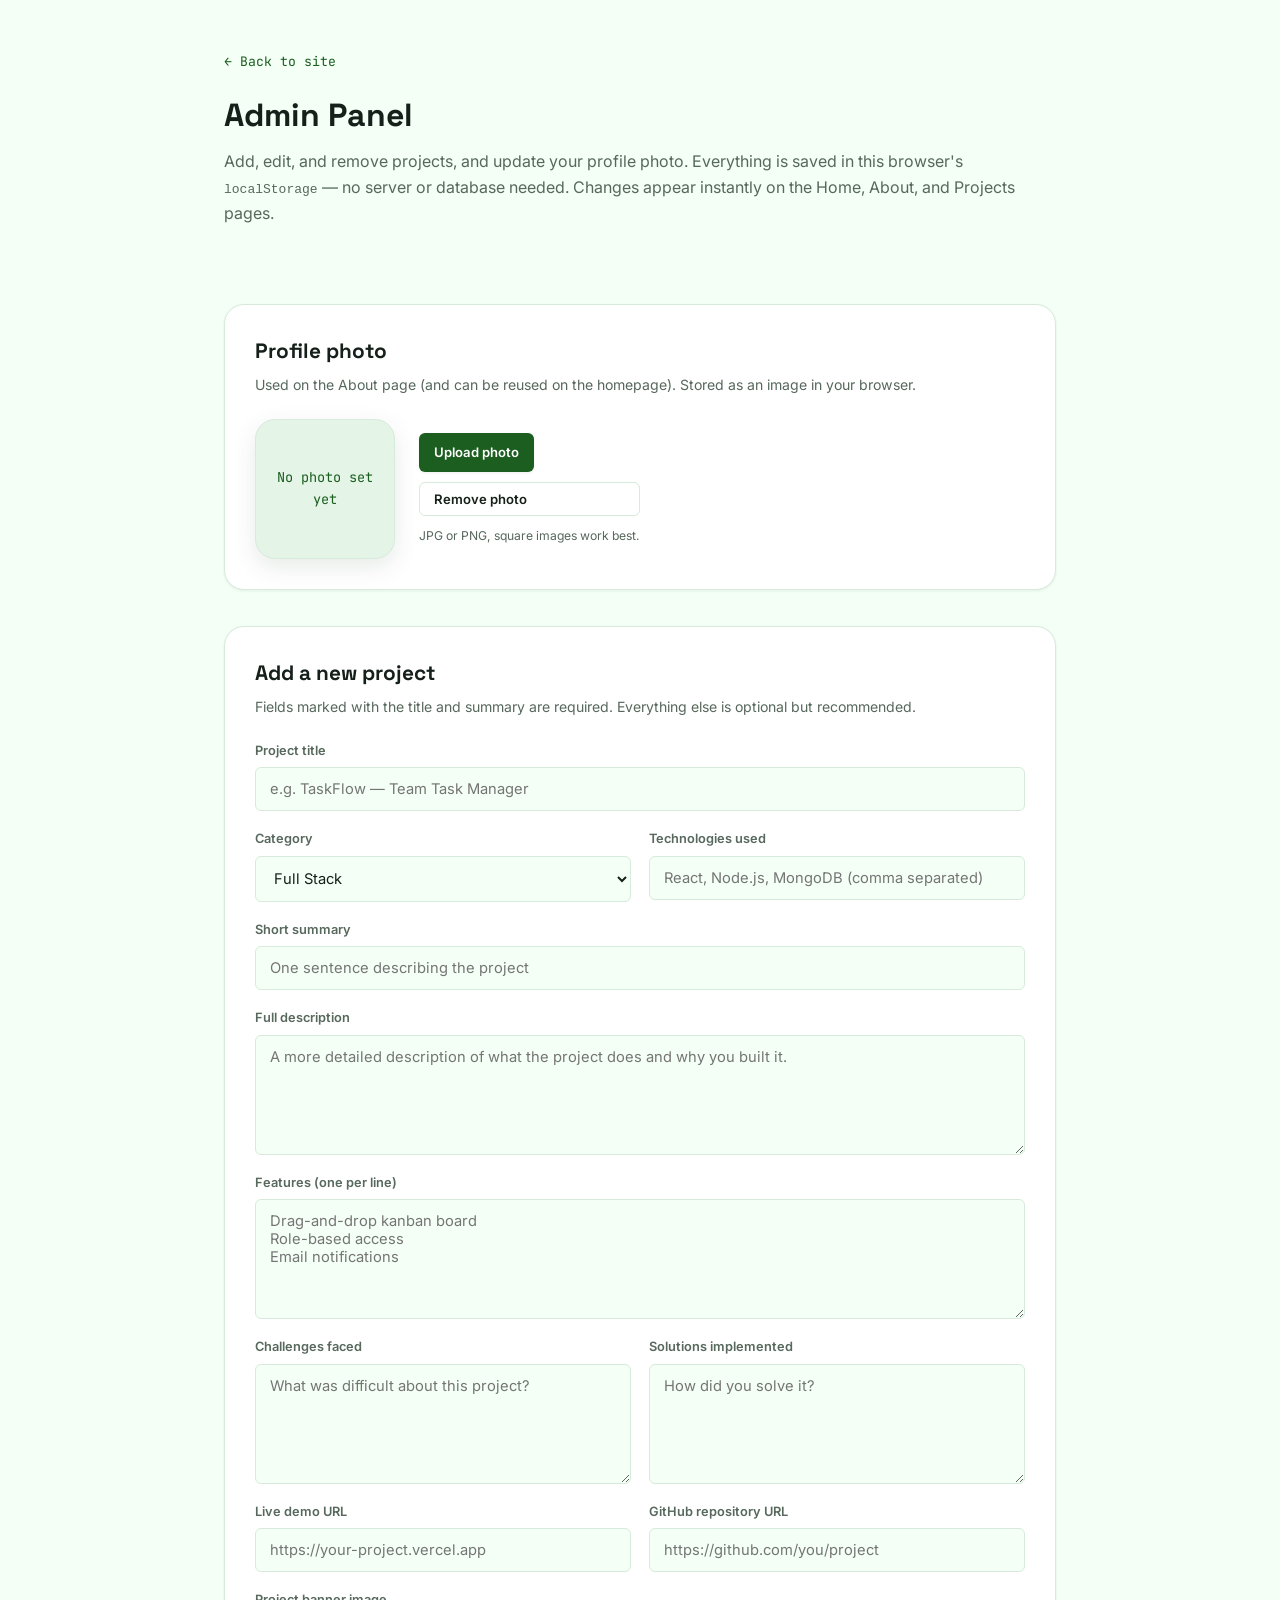
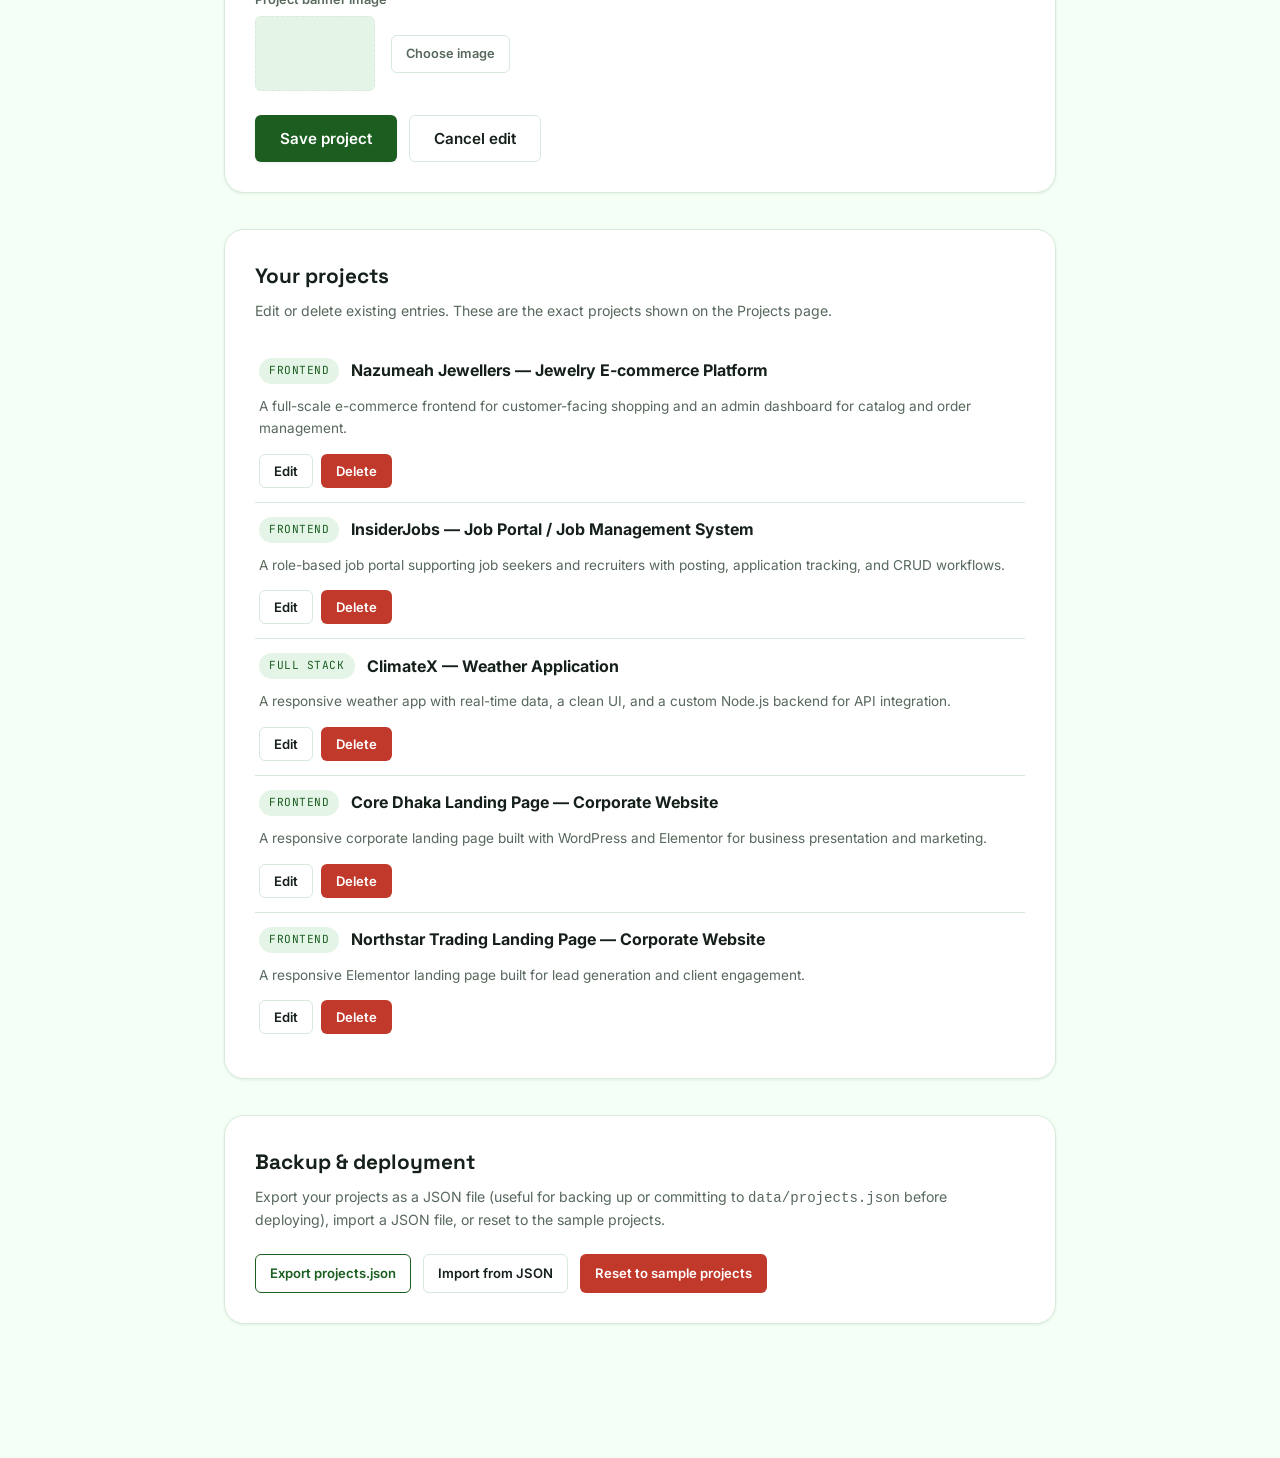
<file: Admin.html>
<!DOCTYPE html>
<html lang="en">
<head>
<meta charset="UTF-8">
<meta name="viewport" content="width=device-width, initial-scale=1.0">
<title>Admin — Shuvro Chakma Portfolio</title>
<meta name="robots" content="noindex, nofollow">
<link rel="preconnect" href="https://fonts.googleapis.com">
<link href="https://fonts.googleapis.com/css2?family=Space+Grotesk:wght@500;600;700&family=Inter:wght@400;500;600&family=JetBrains+Mono:wght@400;500;700&display=swap" rel="stylesheet">
<link rel="stylesheet" href="css/style.css">
<link rel="stylesheet" href="css/responsive.css">
</head>
<body>

<div class="admin-shell">
  <a href="index.html" class="admin-back">← Back to site</a>
  <div class="admin-header">
    <h1>Admin Panel</h1>
    <p>Add, edit, and remove projects, and update your profile photo. Everything is saved in this browser's <code>localStorage</code> — no server or database needed. Changes appear instantly on the Home, About, and Projects pages.</p>
  </div>

  <div class="admin-status" data-admin-status></div>

  <!-- ===== Profile photo ===== -->
  <section class="admin-card">
    <h2>Profile photo</h2>
    <p class="admin-card-sub">Used on the About page (and can be reused on the homepage). Stored as an image in your browser.</p>
    <div class="photo-manager">
      <div class="photo-frame" data-photo-preview></div>
      <div class="photo-manager-controls">
        <label class="btn btn-primary btn-sm" style="cursor:pointer; display:inline-flex; width:fit-content;">
          Upload photo
          <input type="file" id="profile-photo-input" accept="image/*" style="display:none;">
        </label>
        <button type="button" class="btn btn-ghost btn-sm" data-remove-photo>Remove photo</button>
        <span class="form-hint">JPG or PNG, square images work best.</span>
      </div>
    </div>
  </section>

  <!-- ===== Add / edit project form ===== -->
  <section class="admin-card">
    <h2 data-form-title>Add a new project</h2>
    <p class="admin-card-sub">Fields marked with the title and summary are required. Everything else is optional but recommended.</p>

    <form id="project-form">
      <div class="admin-form-grid">
        <div class="form-row form-row--full">
          <label for="title">Project title</label>
          <input type="text" id="title" name="title" placeholder="e.g. TaskFlow — Team Task Manager" required>
        </div>

        <div class="form-row">
          <label for="category">Category</label>
          <select id="category" name="category">
            <option value="Frontend">Frontend</option>
            <option value="Backend">Backend</option>
            <option value="Full Stack" selected>Full Stack</option>
          </select>
        </div>

        <div class="form-row">
          <label for="tech">Technologies used</label>
          <input type="text" id="tech" name="tech" placeholder="React, Node.js, MongoDB (comma separated)">
        </div>

        <div class="form-row form-row--full">
          <label for="summary">Short summary</label>
          <input type="text" id="summary" name="summary" placeholder="One sentence describing the project" required>
        </div>

        <div class="form-row form-row--full">
          <label for="description">Full description</label>
          <textarea id="description" name="description" placeholder="A more detailed description of what the project does and why you built it."></textarea>
        </div>

        <div class="form-row form-row--full">
          <label for="features">Features (one per line)</label>
          <textarea id="features" name="features" placeholder="Drag-and-drop kanban board&#10;Role-based access&#10;Email notifications"></textarea>
        </div>

        <div class="form-row">
          <label for="challenges">Challenges faced</label>
          <textarea id="challenges" name="challenges" placeholder="What was difficult about this project?"></textarea>
        </div>

        <div class="form-row">
          <label for="solutions">Solutions implemented</label>
          <textarea id="solutions" name="solutions" placeholder="How did you solve it?"></textarea>
        </div>

        <div class="form-row">
          <label for="liveUrl">Live demo URL</label>
          <input type="url" id="liveUrl" name="liveUrl" placeholder="https://your-project.vercel.app">
        </div>

        <div class="form-row">
          <label for="githubUrl">GitHub repository URL</label>
          <input type="url" id="githubUrl" name="githubUrl" placeholder="https://github.com/you/project">
        </div>

        <div class="form-row form-row--full">
          <label>Project banner image</label>
          <div class="image-upload-row">
            <div class="image-preview" data-image-preview></div>
            <label class="btn btn-ghost btn-sm" style="cursor:pointer;">
              Choose image
              <input type="file" id="project-image-input" accept="image/*" style="display:none;">
            </label>
          </div>
        </div>

        <div class="admin-form-actions">
          <button type="submit" class="btn btn-primary">Save project</button>
          <button type="button" class="btn btn-ghost" data-cancel-edit hidden>Cancel edit</button>
        </div>
      </div>
    </form>
  </section>

  <!-- ===== Existing projects list ===== -->
  <section class="admin-card">
    <h2>Your projects</h2>
    <p class="admin-card-sub">Edit or delete existing entries. These are the exact projects shown on the Projects page.</p>
    <div data-admin-project-list></div>
  </section>

  <!-- ===== Import / export / reset ===== -->
  <section class="admin-card">
    <h2>Backup & deployment</h2>
    <p class="admin-card-sub">Export your projects as a JSON file (useful for backing up or committing to <code>data/projects.json</code> before deploying), import a JSON file, or reset to the sample projects.</p>
    <div class="admin-utility-row">
      <button type="button" class="btn btn-outline btn-sm" data-export-json>Export projects.json</button>
      <label class="btn btn-ghost btn-sm" style="cursor:pointer;">
        Import from JSON
        <input type="file" id="import-json-input" accept="application/json" style="display:none;">
      </label>
      <button type="button" class="btn btn-danger btn-sm" data-reset-defaults>Reset to sample projects</button>
    </div>
  </section>
</div>

<script src="js/projects.js"></script>
<script src="js/admin.js"></script>
</body>
</html>
</file>
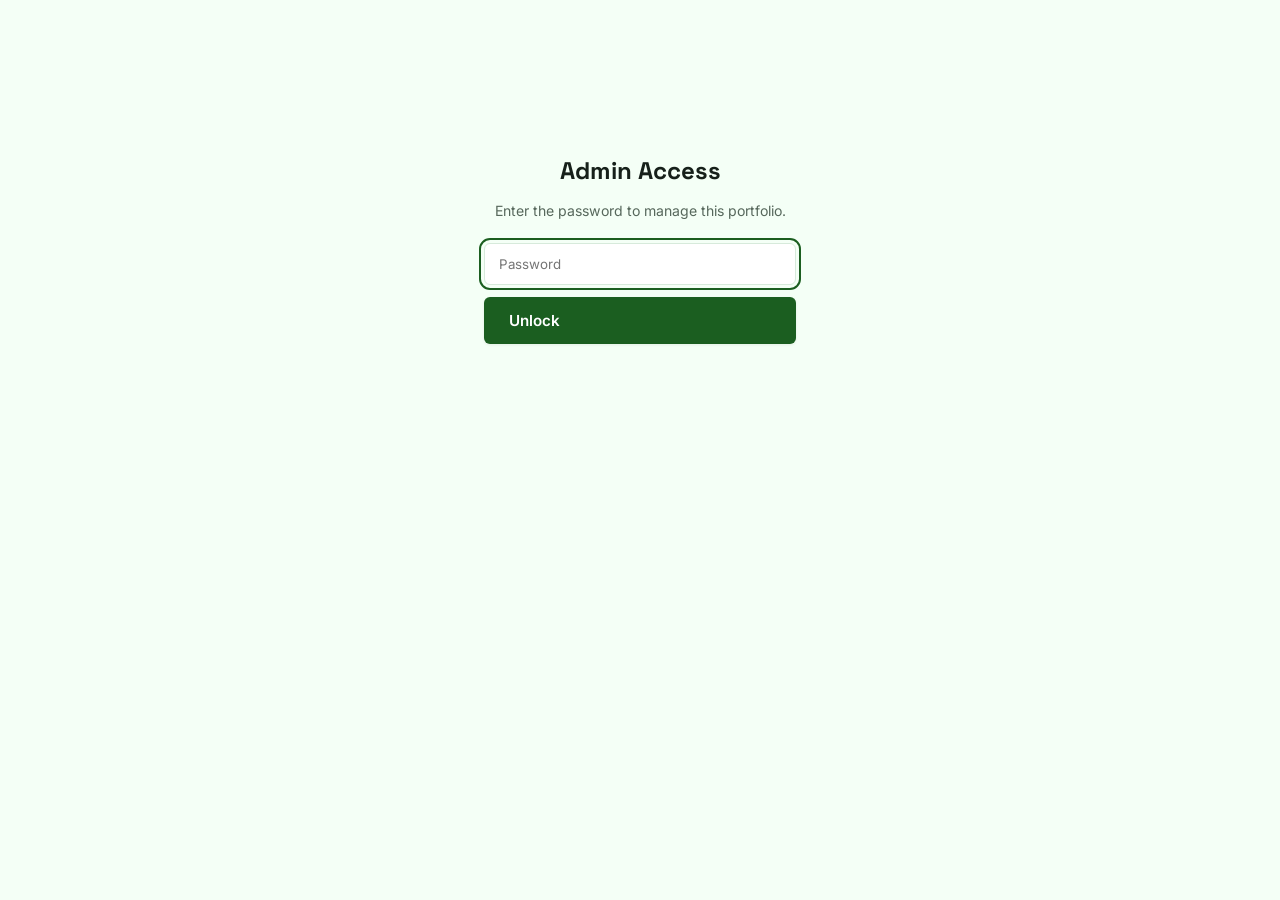
<file: admin.html>
<!DOCTYPE html>
<html lang="en">
<head>
<meta charset="UTF-8">
<meta name="viewport" content="width=device-width, initial-scale=1.0">
<title>Admin — Shuvro Chakma Portfolio</title>
<meta name="robots" content="noindex, nofollow">
<link rel="preconnect" href="https://fonts.googleapis.com">
<link href="https://fonts.googleapis.com/css2?family=Space+Grotesk:wght@500;600;700&family=Inter:wght@400;500;600&family=JetBrains+Mono:wght@400;500;700&display=swap" rel="stylesheet">
<link rel="stylesheet" href="css/style.css">
<link rel="stylesheet" href="css/responsive.css">
</head>
<body>

<!-- Simple password gate. This is a static site with no server, so
     this is a deterrent against casual visitors/search engines, not
     real security — anyone who reads this file's source can see the
     password. Change PASSWORD below before deploying. -->
<div id="admin-gate" style="max-width:360px; margin:120px auto; padding:32px 24px; text-align:center;">
  <h2 style="font-family: var(--font-display); margin-bottom: 10px;">Admin Access</h2>
  <p style="color: var(--text-muted); font-size: 0.88rem; margin-bottom: 20px;">Enter the password to manage this portfolio.</p>
  <input type="password" id="admin-password-input" placeholder="Password" style="width:100%; padding:12px 14px; border-radius:6px; border:1px solid var(--border); margin-bottom:12px; box-sizing:border-box;">
  <button id="admin-password-submit" class="btn btn-primary" style="width:100%;">Unlock</button>
  <p id="admin-password-error" style="color:#C0392B; font-size:0.82rem; margin-top:10px; display:none;">Incorrect password.</p>
</div>

<div class="admin-shell" id="admin-content" style="display:none;">
  <a href="index.html" class="admin-back">← Back to site</a>
  <div class="admin-header">
    <h1>Admin Panel</h1>
    <p>Add, edit, and remove projects, and update your profile photo. Everything is saved in this browser's <code>localStorage</code> — no server or database needed. Changes appear instantly on the Home, About, and Projects pages.</p>
  </div>

  <div class="admin-status" data-admin-status></div>

  <!-- ===== Profile photo ===== -->
  <section class="admin-card">
    <h2>Profile photo</h2>
    <p class="admin-card-sub">Used on the About page (and can be reused on the homepage). Stored as an image in your browser.</p>
    <div class="photo-manager">
      <div class="photo-frame" data-photo-preview></div>
      <div class="photo-manager-controls">
        <label class="btn btn-primary btn-sm" style="cursor:pointer; display:inline-flex; width:fit-content;">
          Upload photo
          <input type="file" id="profile-photo-input" accept="image/*" style="display:none;">
        </label>
        <button type="button" class="btn btn-ghost btn-sm" data-remove-photo>Remove photo</button>
        <span class="form-hint">JPG or PNG, square images work best.</span>
      </div>
    </div>
  </section>

  <!-- ===== Add / edit project form ===== -->
  <section class="admin-card">
    <h2 data-form-title>Add a new project</h2>
    <p class="admin-card-sub">Fields marked with the title and summary are required. Everything else is optional but recommended.</p>

    <form id="project-form">
      <div class="admin-form-grid">
        <div class="form-row form-row--full">
          <label for="title">Project title</label>
          <input type="text" id="title" name="title" placeholder="e.g. TaskFlow — Team Task Manager" required>
        </div>

        <div class="form-row">
          <label for="category">Category</label>
          <select id="category" name="category">
            <option value="Frontend">Frontend</option>
            <option value="Backend">Backend</option>
            <option value="Full Stack" selected>Full Stack</option>
          </select>
        </div>

        <div class="form-row">
          <label for="tech">Technologies used</label>
          <input type="text" id="tech" name="tech" placeholder="React, Node.js, MongoDB (comma separated)">
        </div>

        <div class="form-row form-row--full">
          <label for="summary">Short summary</label>
          <input type="text" id="summary" name="summary" placeholder="One sentence describing the project" required>
        </div>

        <div class="form-row form-row--full">
          <label for="description">Full description</label>
          <textarea id="description" name="description" placeholder="A more detailed description of what the project does and why you built it."></textarea>
        </div>

        <div class="form-row form-row--full">
          <label for="features">Features (one per line)</label>
          <textarea id="features" name="features" placeholder="Drag-and-drop kanban board&#10;Role-based access&#10;Email notifications"></textarea>
        </div>

        <div class="form-row">
          <label for="challenges">Challenges faced</label>
          <textarea id="challenges" name="challenges" placeholder="What was difficult about this project?"></textarea>
        </div>

        <div class="form-row">
          <label for="solutions">Solutions implemented</label>
          <textarea id="solutions" name="solutions" placeholder="How did you solve it?"></textarea>
        </div>

        <div class="form-row">
          <label for="liveUrl">Live demo URL</label>
          <input type="url" id="liveUrl" name="liveUrl" placeholder="https://your-project.vercel.app">
        </div>

        <div class="form-row">
          <label for="githubUrl">GitHub repository URL</label>
          <input type="url" id="githubUrl" name="githubUrl" placeholder="https://github.com/you/project">
        </div>

        <div class="form-row form-row--full">
          <label>Project banner image</label>
          <div class="image-upload-row">
            <div class="image-preview" data-image-preview></div>
            <label class="btn btn-ghost btn-sm" style="cursor:pointer;">
              Choose image
              <input type="file" id="project-image-input" accept="image/*" style="display:none;">
            </label>
          </div>
        </div>

        <div class="admin-form-actions">
          <button type="submit" class="btn btn-primary">Save project</button>
          <button type="button" class="btn btn-ghost" data-cancel-edit hidden>Cancel edit</button>
        </div>
      </div>
    </form>
  </section>

  <!-- ===== Existing projects list ===== -->
  <section class="admin-card">
    <h2>Your projects</h2>
    <p class="admin-card-sub">Edit or delete existing entries. These are the exact projects shown on the Projects page.</p>
    <div data-admin-project-list></div>
  </section>

  <!-- ===== Import / export / reset ===== -->
  <section class="admin-card">
    <h2>Backup & deployment</h2>
    <p class="admin-card-sub">Export your projects as a JSON file (useful for backing up or committing to <code>data/projects.json</code> before deploying), import a JSON file, or reset to the sample projects.</p>
    <div class="admin-utility-row">
      <button type="button" class="btn btn-outline btn-sm" data-export-json>Export projects.json</button>
      <label class="btn btn-ghost btn-sm" style="cursor:pointer;">
        Import from JSON
        <input type="file" id="import-json-input" accept="application/json" style="display:none;">
      </label>
      <button type="button" class="btn btn-danger btn-sm" data-reset-defaults>Reset to sample projects</button>
    </div>
  </section>

  <!-- ===== Change password ===== -->
  <section class="admin-card">
    <h2>Change admin password</h2>
    <p class="admin-card-sub">Sets a new password for logging into this panel. <strong>Important:</strong> since this is a static site with no server, the new password is saved only in this browser's storage on this device. It will keep working here, but any other browser or device (or if you clear this browser's data) will still need the original default password until you change it there too.</p>

    <form id="change-password-form" style="display:flex; flex-direction:column; gap:14px; max-width:420px;">
      <div class="form-row">
        <label for="current-password">Current password</label>
        <input type="password" id="current-password" autocomplete="current-password">
      </div>
      <div class="form-row">
        <label for="new-password">New password</label>
        <input type="password" id="new-password" autocomplete="new-password">
      </div>
      <div class="form-row">
        <label for="confirm-password">Confirm new password</label>
        <input type="password" id="confirm-password" autocomplete="new-password">
      </div>
      <div id="change-password-status" class="form-hint" style="min-height:16px;"></div>
      <button type="submit" class="btn btn-primary" style="align-self:flex-start;">Update password</button>
    </form>
  </section>
</div>

<script src="js/projects.js"></script>
<script src="js/admin.js"></script>
<script>
(function () {
  "use strict";

  /* The password itself is never stored — only its SHA-256 hash.
     Someone viewing this file's source sees a scrambled string, not
     your actual password.

     DEFAULT_PASSWORD_HASH is the fallback baked into this file (works
     everywhere this file is deployed). If someone uses the "Change
     admin password" form inside the panel, the new hash is saved to
     this browser's localStorage under STORAGE_KEY and takes priority
     over the default — but only in that browser, on that device. */
  var DEFAULT_PASSWORD_HASH = "cda8c02096cc4228096c8d32b0d8acf42cba4dc0d399ce3fb134260b949ec7a4";
  // ^ corresponds to the default password "shubra12345".
  var STORAGE_KEY = "admin_password_hash";

  var gate = document.getElementById("admin-gate");
  var content = document.getElementById("admin-content");
  var input = document.getElementById("admin-password-input");
  var submitBtn = document.getElementById("admin-password-submit");
  var errorMsg = document.getElementById("admin-password-error");

  function currentHash() {
    return localStorage.getItem(STORAGE_KEY) || DEFAULT_PASSWORD_HASH;
  }

  function sha256Hex(text) {
    var data = new TextEncoder().encode(text);
    return crypto.subtle.digest("SHA-256", data).then(function (buffer) {
      var bytes = Array.from(new Uint8Array(buffer));
      return bytes.map(function (b) { return b.toString(16).padStart(2, "0"); }).join("");
    });
  }

  function unlockPanel() {
    sessionStorage.setItem("admin_unlocked", "yes");
    gate.style.display = "none";
    content.style.display = "block";
  }

  function tryUnlock() {
    sha256Hex(input.value).then(function (hash) {
      if (hash === currentHash()) {
        unlockPanel();
      } else {
        errorMsg.style.display = "block";
        input.value = "";
        input.focus();
      }
    });
  }

  submitBtn.addEventListener("click", tryUnlock);
  input.addEventListener("keydown", function (e) {
    if (e.key === "Enter") tryUnlock();
  });

  if (sessionStorage.getItem("admin_unlocked") === "yes") {
    unlockPanel();
  } else {
    input.focus();
  }

  /* ---------- Change password form ---------- */
  var changeForm = document.getElementById("change-password-form");
  var currentPwField = document.getElementById("current-password");
  var newPwField = document.getElementById("new-password");
  var confirmPwField = document.getElementById("confirm-password");
  var statusEl = document.getElementById("change-password-status");

  if (changeForm) {
    changeForm.addEventListener("submit", function (e) {
      e.preventDefault();
      statusEl.style.color = "";

      if (newPwField.value.length < 4) {
        statusEl.style.color = "#C0392B";
        statusEl.textContent = "New password should be at least 4 characters.";
        return;
      }
      if (newPwField.value !== confirmPwField.value) {
        statusEl.style.color = "#C0392B";
        statusEl.textContent = "New password and confirmation don't match.";
        return;
      }

      sha256Hex(currentPwField.value).then(function (hash) {
        if (hash !== currentHash()) {
          statusEl.style.color = "#C0392B";
          statusEl.textContent = "Current password is incorrect.";
          return;
        }
        sha256Hex(newPwField.value).then(function (newHash) {
          localStorage.setItem(STORAGE_KEY, newHash);
          statusEl.style.color = "var(--accent-dark)";
          statusEl.textContent = "Password updated for this browser. Remember it — write it down somewhere safe.";
          changeForm.reset();
        });
      });
    });
  }
})();
</script>
</body>
</html>
</file>
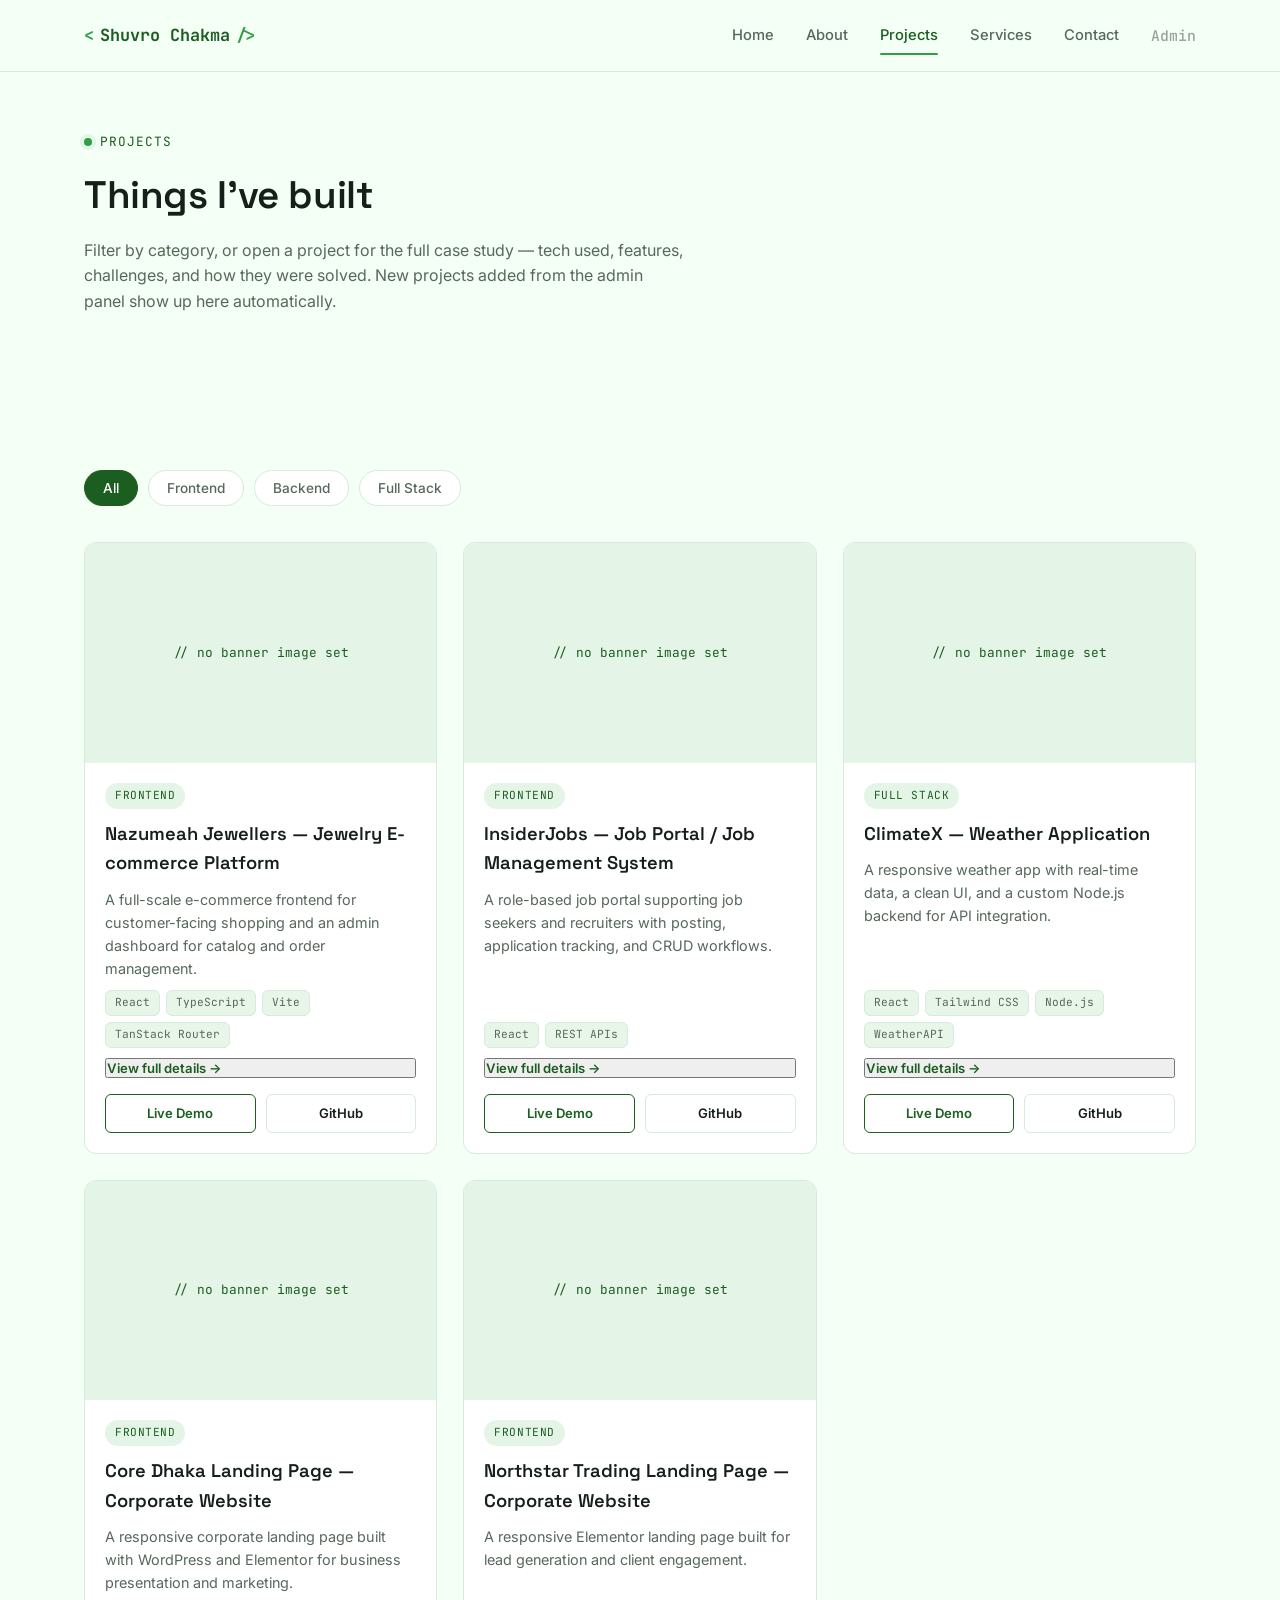
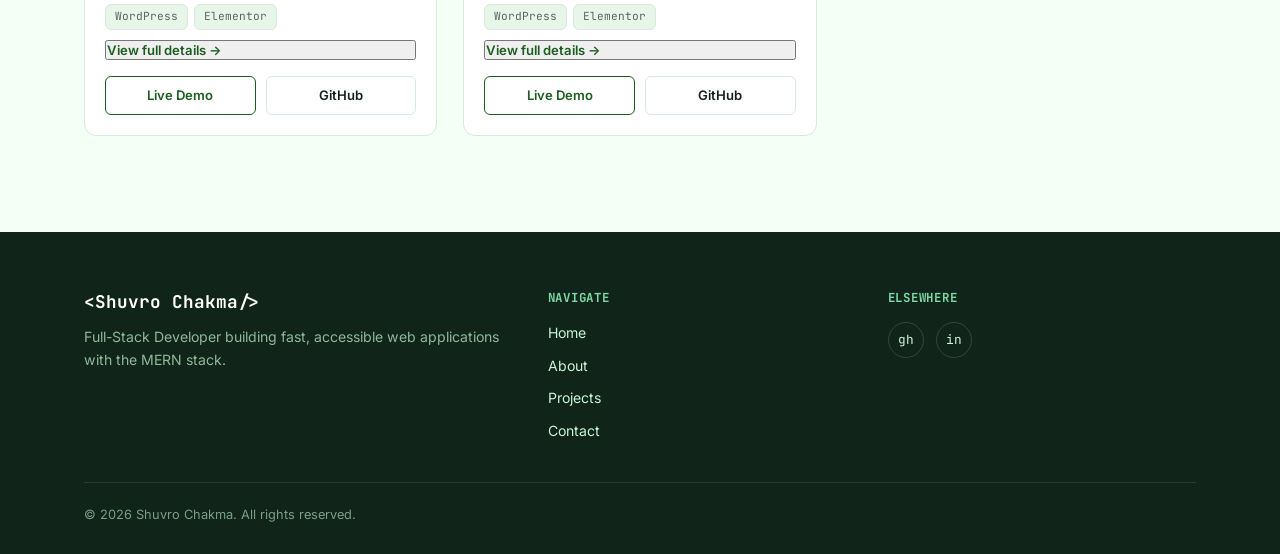
<file: Projects.html>
<!DOCTYPE html>
<html lang="en">
<head>
<meta charset="UTF-8">
<meta name="viewport" content="width=device-width, initial-scale=1.0">
<title>Projects — Shuvro Chakma</title>
<meta name="description" content="Frontend, backend, and full-stack projects by Shuvro Chakma.">
<link rel="preconnect" href="https://fonts.googleapis.com">
<link href="https://fonts.googleapis.com/css2?family=Space+Grotesk:wght@500;600;700&family=Inter:wght@400;500;600&family=JetBrains+Mono:wght@400;500;700&display=swap" rel="stylesheet">
<link rel="stylesheet" href="css/style.css">
<link rel="stylesheet" href="css/responsive.css">
</head>
<body>

<header class="navbar">
  <div class="container">
    <a href="index.html" class="brand"><span class="bracket">&lt;</span>Shuvro Chakma<span class="bracket">/&gt;</span></a>
    <nav class="nav-links" id="nav-links">
      <a href="index.html">Home</a>
      <a href="about.html">About</a>
      <a href="projects.html" aria-current="page">Projects</a>
      <a href="index.html#services">Services</a>
      <a href="index.html#contact">Contact</a>
      <a href="admin.html" class="admin-link">Admin</a>
    </nav>
    <button class="nav-toggle" aria-label="Toggle navigation menu" aria-expanded="false">
      <span></span><span></span><span></span>
    </button>
  </div>
</header>

<main>
  <section class="page-hero">
    <div class="container">
      <p class="eyebrow">Projects</p>
      <h1 class="section-title">Things I've built</h1>
      <p class="section-sub">Filter by category, or open a project for the full case study — tech used, features, challenges, and how they were solved. New projects added from the admin panel show up here automatically.</p>
    </div>
  </section>

  <section class="section reveal">
    <div class="container">
      <div class="filter-bar" data-filter-bar>
        <button type="button" class="filter-btn active" data-filter="All">All</button>
        <button type="button" class="filter-btn" data-filter="Frontend">Frontend</button>
        <button type="button" class="filter-btn" data-filter="Backend">Backend</button>
        <button type="button" class="filter-btn" data-filter="Full Stack">Full Stack</button>
      </div>

      <div class="projects-grid" data-projects-grid></div>
    </div>
  </section>
</main>

<footer class="footer">
  <div class="container">
    <div class="footer-grid">
      <div>
        <div class="footer-brand">&lt;Shuvro Chakma/&gt;</div>
        <p>Full-Stack Developer building fast, accessible web applications with the MERN stack.</p>
      </div>
      <div>
        <h4>Navigate</h4>
        <div class="footer-links">
          <a href="index.html">Home</a>
          <a href="about.html">About</a>
          <a href="projects.html">Projects</a>
          <a href="index.html#contact">Contact</a>
        </div>
      </div>
      <div>
        <h4>Elsewhere</h4>
        <div class="footer-social">
          <a href="https://github.com/ShuvroChakma" aria-label="GitHub">gh</a>
          <a href="https://www.linkedin.com/in/shuvro-chakma-394086244" aria-label="LinkedIn">in</a>
        </div>
      </div>
    </div>
    <div class="footer-bottom">
      <span>© <span data-year></span> Shuvro Chakma. All rights reserved.</span>
    </div>
  </div>
</footer>

<button class="back-to-top" aria-label="Back to top">↑</button>

<!-- Project detail modal -->
<div class="modal-overlay" id="project-modal" aria-hidden="true">
  <div class="modal">
    <div class="modal-wrap">
      <button class="modal-close" data-modal-close aria-label="Close">×</button>
      <div class="modal-banner" data-modal-banner></div>
      <div class="modal-body">
        <span class="project-tag" data-modal-tag></span>
        <h3 class="project-title" style="margin-top:10px;" data-modal-title></h3>
        <p class="project-summary" data-modal-desc></p>
        <div class="project-tech" data-modal-tech></div>
        <div class="modal-section"><h4>Key features</h4><ul data-modal-features></ul></div>
        <div class="modal-section"><h4>Challenges</h4><p data-modal-challenges></p></div>
        <div class="modal-section"><h4>Solutions</h4><p data-modal-solutions></p></div>
        <div class="project-actions" style="margin-top:22px;">
          <a class="btn btn-outline" data-modal-live target="_blank" rel="noopener">Live Demo</a>
          <a class="btn btn-ghost" data-modal-repo target="_blank" rel="noopener">GitHub Repo</a>
        </div>
      </div>
    </div>
  </div>
</div>

<script src="js/projects.js"></script>
<script src="js/app.js"></script>
</body>
</html>
</file>
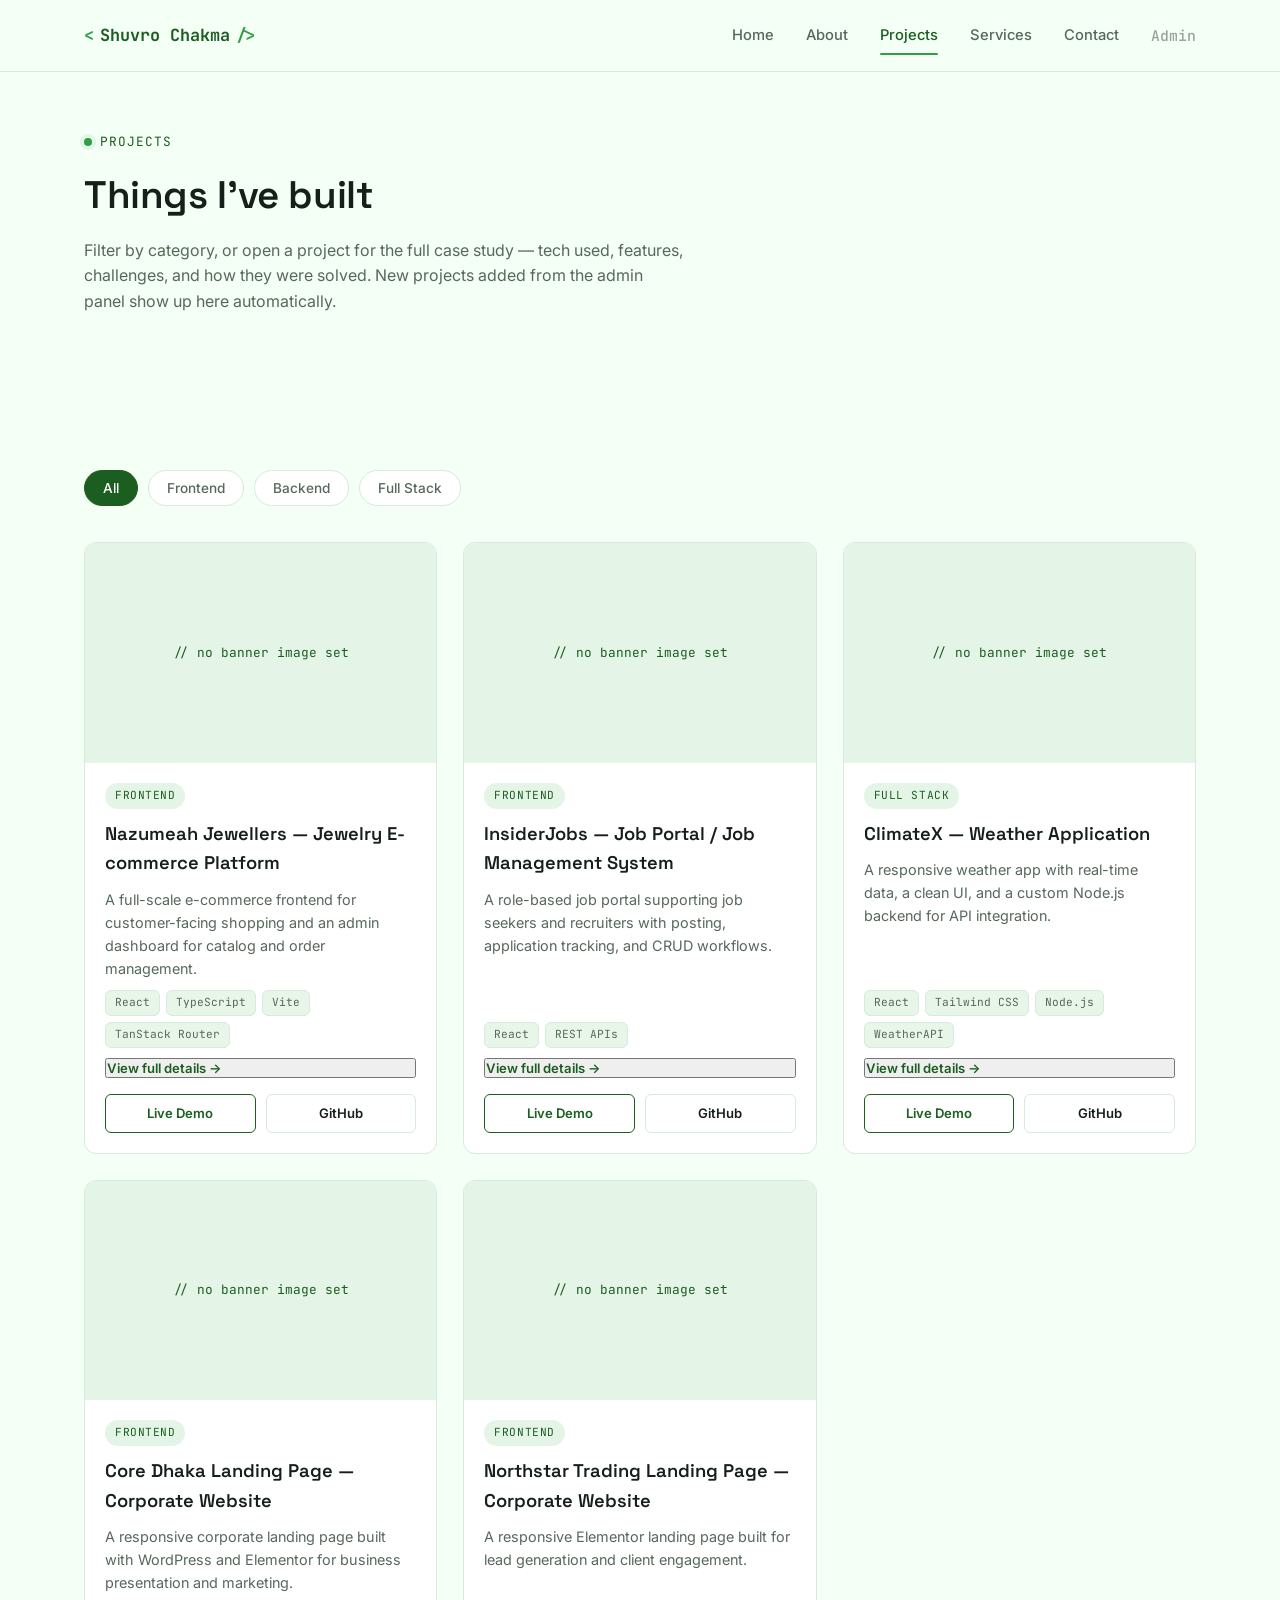
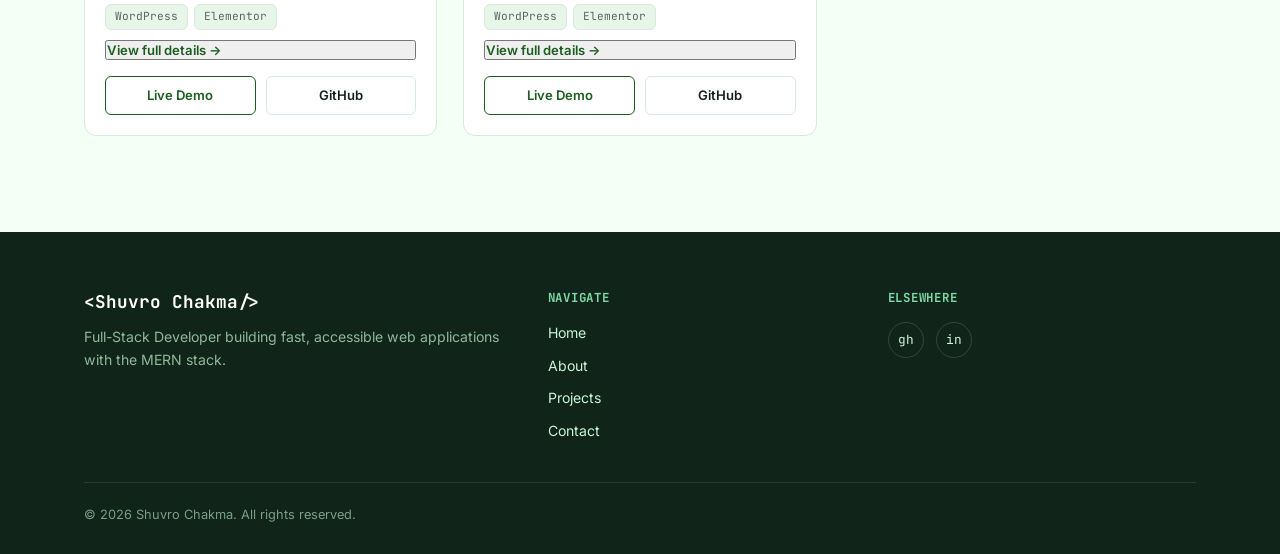
<file: projects.html>
<!DOCTYPE html>
<html lang="en">
<head>
<meta charset="UTF-8">
<meta name="viewport" content="width=device-width, initial-scale=1.0">
<title>Projects — Shuvro Chakma</title>
<meta name="description" content="Frontend, backend, and full-stack projects by Shuvro Chakma.">
<link rel="preconnect" href="https://fonts.googleapis.com">
<link href="https://fonts.googleapis.com/css2?family=Space+Grotesk:wght@500;600;700&family=Inter:wght@400;500;600&family=JetBrains+Mono:wght@400;500;700&display=swap" rel="stylesheet">
<link rel="stylesheet" href="css/style.css">
<link rel="stylesheet" href="css/responsive.css">
</head>
<body>

<header class="navbar">
  <div class="container">
    <a href="index.html" class="brand"><span class="bracket">&lt;</span>Shuvro Chakma<span class="bracket">/&gt;</span></a>
    <nav class="nav-links" id="nav-links">
      <a href="index.html">Home</a>
      <a href="about.html">About</a>
      <a href="projects.html" aria-current="page">Projects</a>
      <a href="index.html#services">Services</a>
      <a href="index.html#contact">Contact</a>
      <a href="admin.html" class="admin-link">Admin</a>
    </nav>
    <button class="nav-toggle" aria-label="Toggle navigation menu" aria-expanded="false">
      <span></span><span></span><span></span>
    </button>
  </div>
</header>

<main>
  <section class="page-hero">
    <div class="container">
      <p class="eyebrow">Projects</p>
      <h1 class="section-title">Things I've built</h1>
      <p class="section-sub">Filter by category, or open a project for the full case study — tech used, features, challenges, and how they were solved. New projects added from the admin panel show up here automatically.</p>
    </div>
  </section>

  <section class="section reveal">
    <div class="container">
      <div class="filter-bar" data-filter-bar>
        <button type="button" class="filter-btn active" data-filter="All">All</button>
        <button type="button" class="filter-btn" data-filter="Frontend">Frontend</button>
        <button type="button" class="filter-btn" data-filter="Backend">Backend</button>
        <button type="button" class="filter-btn" data-filter="Full Stack">Full Stack</button>
      </div>

      <div class="projects-grid" data-projects-grid></div>
    </div>
  </section>
</main>

<footer class="footer">
  <div class="container">
    <div class="footer-grid">
      <div>
        <div class="footer-brand">&lt;Shuvro Chakma/&gt;</div>
        <p>Full-Stack Developer building fast, accessible web applications with the MERN stack.</p>
      </div>
      <div>
        <h4>Navigate</h4>
        <div class="footer-links">
          <a href="index.html">Home</a>
          <a href="about.html">About</a>
          <a href="projects.html">Projects</a>
          <a href="index.html#contact">Contact</a>
        </div>
      </div>
      <div>
        <h4>Elsewhere</h4>
        <div class="footer-social">
          <a href="https://github.com/ShuvroChakma" aria-label="GitHub">gh</a>
          <a href="https://www.linkedin.com/in/shuvro-chakma-394086244" aria-label="LinkedIn">in</a>
        </div>
      </div>
    </div>
    <div class="footer-bottom">
      <span>© <span data-year></span> Shuvro Chakma. All rights reserved.</span>
    </div>
  </div>
</footer>

<button class="back-to-top" aria-label="Back to top">↑</button>

<!-- Project detail modal -->
<div class="modal-overlay" id="project-modal" aria-hidden="true">
  <div class="modal">
    <div class="modal-wrap">
      <button class="modal-close" data-modal-close aria-label="Close">×</button>
      <div class="modal-banner" data-modal-banner></div>
      <div class="modal-body">
        <span class="project-tag" data-modal-tag></span>
        <h3 class="project-title" style="margin-top:10px;" data-modal-title></h3>
        <p class="project-summary" data-modal-desc></p>
        <div class="project-tech" data-modal-tech></div>
        <div class="modal-section"><h4>Key features</h4><ul data-modal-features></ul></div>
        <div class="modal-section"><h4>Challenges</h4><p data-modal-challenges></p></div>
        <div class="modal-section"><h4>Solutions</h4><p data-modal-solutions></p></div>
        <div class="project-actions" style="margin-top:22px;">
          <a class="btn btn-outline" data-modal-live target="_blank" rel="noopener">Live Demo</a>
          <a class="btn btn-ghost" data-modal-repo target="_blank" rel="noopener">GitHub Repo</a>
        </div>
      </div>
    </div>
  </div>
</div>

<script src="js/projects.js"></script>
<script src="js/app.js"></script>
</body>
</html>
</file>
<file: css/style.css>
/* ============================================
   PORTFOLIO STYLESHEET
   Theme: Developer / Terminal-inspired, green & white
   ============================================ */

/* ---- Design tokens ---- */
:root {
  --bg: #F4FFF6;
  --bg-alt: #E8F5E9;
  --surface: #FFFFFF;
  --border: #D7EADB;
  --text: #16201A;
  --text-muted: #57685C;
  --accent: #2F9E44;
  --accent-dark: #1B5E20;
  --accent-light: #E4F4E7;
  --accent-soft: #CFEAD6;
  --code-bg: #10241A;
  --code-text: #C9F4D6;
  --radius-sm: 6px;
  --radius-md: 12px;
  --radius-lg: 20px;
  --shadow-sm: 0 1px 3px rgba(20, 60, 30, 0.08);
  --shadow-md: 0 8px 24px rgba(20, 60, 30, 0.10);
  --shadow-lg: 0 20px 48px rgba(20, 60, 30, 0.14);
  --font-display: 'Space Grotesk', 'Segoe UI', sans-serif;
  --font-body: 'Inter', 'Segoe UI', sans-serif;
  --font-mono: 'JetBrains Mono', 'Courier New', monospace;
  --max-width: 1160px;
  --nav-height: 72px;
}

/* ---- Reset ---- */
* { margin: 0; padding: 0; box-sizing: border-box; }

html {
  scroll-behavior: smooth;
  font-size: 100%;
  overflow-x: hidden;
}

body {
  overflow-x: hidden;
}

@media (prefers-reduced-motion: reduce) {
  html { scroll-behavior: auto; }
  *, *::before, *::after {
    animation-duration: 0.01ms !important;
    animation-iteration-count: 1 !important;
    transition-duration: 0.01ms !important;
  }
}

body {
  font-family: var(--font-body);
  color: var(--text);
  background: var(--bg);
  line-height: 1.6;
  -webkit-font-smoothing: antialiased;
}

img { max-width: 100%; display: block; }
a { color: inherit; text-decoration: none; }
ul { list-style: none; }
button { font-family: inherit; cursor: pointer; }
input, textarea, select { font-family: inherit; }

:focus-visible {
  outline: 2px solid var(--accent-dark);
  outline-offset: 3px;
}

.container {
  max-width: var(--max-width);
  margin: 0 auto;
  padding: 0 24px;
}

.eyebrow {
  font-family: var(--font-mono);
  font-size: 0.8rem;
  letter-spacing: 0.08em;
  text-transform: uppercase;
  color: var(--accent-dark);
  display: inline-flex;
  align-items: center;
  gap: 8px;
  margin-bottom: 12px;
}
.eyebrow::before {
  content: "";
  width: 8px;
  height: 8px;
  border-radius: 50%;
  background: var(--accent);
  box-shadow: 0 0 0 4px var(--accent-light);
}

.section-title {
  font-family: var(--font-display);
  font-size: clamp(1.8rem, 3vw, 2.4rem);
  font-weight: 600;
  letter-spacing: -0.01em;
  margin-bottom: 12px;
}

.section-sub {
  color: var(--text-muted);
  max-width: 60ch;
  margin-bottom: 40px;
}

.section {
  padding: 96px 0;
}
.section--alt { background: var(--bg-alt); }

/* ---- Buttons ---- */
.btn {
  display: inline-flex;
  align-items: center;
  gap: 8px;
  padding: 13px 24px;
  border-radius: var(--radius-sm);
  font-weight: 600;
  font-size: 0.95rem;
  border: 1px solid transparent;
  transition: transform 0.15s ease, box-shadow 0.15s ease, background 0.15s ease;
}
.btn:hover { transform: translateY(-2px); }
.btn-primary {
  background: var(--accent-dark);
  color: #fff;
  box-shadow: var(--shadow-sm);
}
.btn-primary:hover { background: #164a1a; box-shadow: var(--shadow-md); }
.btn-outline {
  background: transparent;
  color: var(--accent-dark);
  border-color: var(--accent-dark);
}
.btn-outline:hover { background: var(--accent-light); }
.btn-ghost {
  background: var(--surface);
  color: var(--text);
  border-color: var(--border);
}
.btn-ghost:hover { border-color: var(--accent); color: var(--accent-dark); }
.btn-sm { padding: 8px 14px; font-size: 0.82rem; }
.btn-danger { background: #C0392B; color: #fff; }
.btn-danger:hover { background: #a5301f; }

/* ---- Navbar ---- */
.navbar {
  position: sticky;
  top: 0;
  z-index: 100;
  height: var(--nav-height);
  display: flex;
  align-items: center;
  background: rgba(244, 255, 246, 0.85);
  backdrop-filter: blur(10px);
  border-bottom: 1px solid var(--border);
}
.navbar .container {
  display: flex;
  align-items: center;
  justify-content: space-between;
  width: 100%;
}
.brand {
  font-family: var(--font-mono);
  font-weight: 700;
  font-size: 1.05rem;
  color: var(--accent-dark);
  display: flex;
  align-items: center;
  gap: 6px;
}
.brand .bracket { color: var(--accent); }

.nav-links {
  display: flex;
  gap: 32px;
  align-items: center;
}
.nav-links a {
  font-size: 0.92rem;
  font-weight: 500;
  color: var(--text-muted);
  position: relative;
  padding: 4px 0;
  transition: color 0.15s ease;
}
.nav-links a:hover,
.nav-links a[aria-current="page"] { color: var(--accent-dark); }
.nav-links a[aria-current="page"]::after {
  content: "";
  position: absolute;
  left: 0; right: 0; bottom: -4px;
  height: 2px;
  background: var(--accent);
  border-radius: 2px;
}

.nav-toggle {
  display: none;
  flex-direction: column;
  gap: 5px;
  background: none;
  border: none;
  padding: 8px;
}
.nav-toggle span {
  width: 22px;
  height: 2px;
  background: var(--text);
  border-radius: 2px;
}

/* ---- Hero ---- */
.hero {
  padding: 88px 0 96px;
  overflow: hidden;
}
.hero .container {
  display: grid;
  grid-template-columns: 1.05fr 0.95fr;
  gap: 56px;
  align-items: center;
}
.hero-name {
  font-family: var(--font-display);
  font-size: clamp(2.4rem, 5vw, 3.6rem);
  font-weight: 700;
  line-height: 1.08;
  letter-spacing: -0.02em;
  margin-bottom: 14px;
}
.hero-name .accent-text { color: var(--accent-dark); }
.hero-title {
  font-family: var(--font-mono);
  font-size: 1.05rem;
  color: var(--accent-dark);
  margin-bottom: 20px;
}
.hero-title .cursor {
  display: inline-block;
  width: 9px;
  height: 1.05em;
  background: var(--accent);
  margin-left: 3px;
  animation: blink 1s steps(1) infinite;
  vertical-align: -0.15em;
}
@keyframes blink { 50% { opacity: 0; } }

.hero-summary {
  color: var(--text-muted);
  max-width: 52ch;
  margin-bottom: 32px;
  font-size: 1.02rem;
}
.hero-cta {
  display: flex;
  flex-wrap: wrap;
  gap: 14px;
}

/* Terminal signature panel */
.terminal {
  background: var(--code-bg);
  border-radius: var(--radius-lg);
  box-shadow: var(--shadow-lg);
  overflow: hidden;
  transform: rotate(1deg);
  transition: transform 0.4s ease;
}
.terminal:hover { transform: rotate(0deg); }
.terminal-bar {
  display: flex;
  align-items: center;
  gap: 8px;
  padding: 12px 16px;
  background: rgba(255,255,255,0.04);
}
.terminal-dot {
  width: 11px; height: 11px; border-radius: 50%;
}
.terminal-dot--r { background: #FF5F56; }
.terminal-dot--y { background: #FFBD2E; }
.terminal-dot--g { background: #27C93F; }
.terminal-title {
  margin-left: 8px;
  font-family: var(--font-mono);
  font-size: 0.78rem;
  color: #9FB8A6;
}
.terminal-body {
  padding: 24px 22px 30px;
  font-family: var(--font-mono);
  font-size: 0.88rem;
  line-height: 1.75;
  color: var(--code-text);
}
.terminal-body .line { white-space: pre-wrap; }
.tk-key { color: #7FD7A4; }
.tk-str { color: #E9C46A; }
.tk-fn { color: #78C6FF; }
.tk-cmt { color: #5F8069; }
.tk-punc { color: #C9F4D6; }

/* ---- About ---- */
.about-grid {
  display: grid;
  grid-template-columns: 300px 1fr;
  gap: 56px;
  align-items: start;
}
.photo-frame {
  position: relative;
  width: 100%;
  aspect-ratio: 1 / 1;
  border-radius: var(--radius-lg);
  overflow: hidden;
  background: var(--accent-light);
  border: 1px solid var(--border);
  box-shadow: var(--shadow-md);
}
.photo-frame img {
  width: 100%; height: 100%; object-fit: cover;
}
.photo-frame .photo-placeholder {
  width: 100%; height: 100%;
  display: flex; align-items: center; justify-content: center;
  flex-direction: column;
  gap: 10px;
  color: var(--accent-dark);
  font-family: var(--font-mono);
  font-size: 0.85rem;
  text-align: center;
  padding: 20px;
}

.about-block { margin-bottom: 36px; }
.about-block:last-child { margin-bottom: 0; }
.about-block h3 {
  font-family: var(--font-display);
  font-size: 1.25rem;
  margin-bottom: 14px;
}
.about-block p { color: var(--text-muted); margin-bottom: 10px; }

.timeline {
  border-left: 2px solid var(--accent-soft);
  padding-left: 24px;
  display: flex;
  flex-direction: column;
  gap: 26px;
}
.timeline-item { position: relative; }
.timeline-item::before {
  content: "";
  position: absolute;
  left: -30px;
  top: 4px;
  width: 12px; height: 12px;
  border-radius: 50%;
  background: var(--accent);
  border: 3px solid var(--bg);
  box-shadow: 0 0 0 2px var(--accent-soft);
}
.timeline-date {
  font-family: var(--font-mono);
  font-size: 0.78rem;
  color: var(--accent-dark);
}
.timeline-role { font-weight: 600; margin: 2px 0 4px; }
.timeline-org { color: var(--text-muted); font-size: 0.92rem; margin-bottom: 6px; }
.timeline-item ul { margin-top: 6px; padding-left: 18px; list-style: disc; color: var(--text-muted); font-size: 0.92rem; }
.timeline-item li { margin-bottom: 4px; }

.strengths-grid {
  display: grid;
  grid-template-columns: repeat(auto-fit, minmax(160px, 1fr));
  gap: 14px;
}
.strength-card {
  background: var(--surface);
  border: 1px solid var(--border);
  border-radius: var(--radius-md);
  padding: 18px;
}
.strength-card h4 { font-size: 0.95rem; margin-bottom: 6px; }
.strength-card p { font-size: 0.85rem; margin: 0; }

/* ---- Skills ---- */
.skills-tabs {
  display: flex;
  gap: 10px;
  margin-bottom: 32px;
  flex-wrap: wrap;
}
.skills-grid {
  display: grid;
  grid-template-columns: repeat(auto-fill, minmax(230px, 1fr));
  gap: 18px;
}
.skill-card {
  background: var(--surface);
  border: 1px solid var(--border);
  border-radius: var(--radius-md);
  padding: 18px 20px;
  transition: transform 0.15s ease, box-shadow 0.15s ease, border-color 0.15s ease;
}
.skill-card:hover {
  transform: translateY(-3px);
  box-shadow: var(--shadow-md);
  border-color: var(--accent-soft);
}
.skill-card-top {
  display: flex;
  align-items: center;
  gap: 12px;
  margin-bottom: 12px;
}
.skill-icon {
  width: 36px; height: 36px;
  border-radius: 8px;
  background: var(--accent-light);
  display: flex; align-items: center; justify-content: center;
  font-family: var(--font-mono);
  font-weight: 700;
  color: var(--accent-dark);
  font-size: 0.85rem;
  flex-shrink: 0;
}
.skill-name { font-weight: 600; font-size: 0.95rem; }
.skill-bar-track {
  height: 6px;
  border-radius: 4px;
  background: var(--accent-light);
  overflow: hidden;
}
.skill-bar-fill {
  height: 100%;
  background: linear-gradient(90deg, var(--accent), var(--accent-dark));
  border-radius: 4px;
}
.skill-level {
  font-family: var(--font-mono);
  font-size: 0.72rem;
  color: var(--text-muted);
  margin-top: 6px;
  text-align: right;
}
.skills-category-label {
  font-family: var(--font-mono);
  font-size: 0.85rem;
  color: var(--accent-dark);
  margin: 40px 0 16px;
  text-transform: uppercase;
  letter-spacing: 0.06em;
}
.skills-category-label:first-of-type { margin-top: 0; }

/* ---- Projects ---- */
.filter-bar {
  display: flex;
  gap: 10px;
  flex-wrap: wrap;
  margin-bottom: 36px;
}
.filter-btn {
  background: var(--surface);
  border: 1px solid var(--border);
  border-radius: 999px;
  padding: 9px 18px;
  font-size: 0.85rem;
  font-weight: 500;
  color: var(--text-muted);
  transition: all 0.15s ease;
}
.filter-btn:hover { border-color: var(--accent); color: var(--accent-dark); }
.filter-btn.active {
  background: var(--accent-dark);
  color: #fff;
  border-color: var(--accent-dark);
}

.projects-grid {
  display: grid;
  grid-template-columns: repeat(auto-fill, minmax(320px, 1fr));
  gap: 26px;
}
.project-card {
  background: var(--surface);
  border: 1px solid var(--border);
  border-radius: var(--radius-md);
  overflow: hidden;
  display: flex;
  flex-direction: column;
  transition: transform 0.18s ease, box-shadow 0.18s ease;
}
.project-card:hover {
  transform: translateY(-4px);
  box-shadow: var(--shadow-lg);
}
.project-banner {
  width: 100%;
  aspect-ratio: 16/10;
  background: var(--accent-light);
  display: flex; align-items: center; justify-content: center;
  color: var(--accent-dark);
  font-family: var(--font-mono);
  font-size: 0.8rem;
  overflow: hidden;
}
.project-banner img { width: 100%; height: 100%; object-fit: cover; }
.project-body { padding: 20px; display: flex; flex-direction: column; gap: 10px; flex: 1; }
.project-tag {
  align-self: flex-start;
  font-family: var(--font-mono);
  font-size: 0.7rem;
  text-transform: uppercase;
  letter-spacing: 0.05em;
  padding: 4px 10px;
  border-radius: 999px;
  background: var(--accent-light);
  color: var(--accent-dark);
}
.project-title { font-family: var(--font-display); font-size: 1.15rem; font-weight: 600; }
.project-summary { color: var(--text-muted); font-size: 0.9rem; flex: 1; }
.project-tech {
  display: flex; flex-wrap: wrap; gap: 6px;
}
.tech-chip {
  font-family: var(--font-mono);
  font-size: 0.7rem;
  background: var(--bg-alt);
  border: 1px solid var(--border);
  padding: 3px 9px;
  border-radius: 6px;
  color: var(--text-muted);
}
.project-actions {
  display: flex; gap: 10px; margin-top: 6px;
}
.project-actions .btn { flex: 1; justify-content: center; }
.project-more {
  font-size: 0.82rem;
  color: var(--accent-dark);
  font-weight: 600;
  text-align: left;
}
.project-more:hover { text-decoration: underline; }

.empty-state {
  text-align: center;
  padding: 60px 20px;
  color: var(--text-muted);
  font-family: var(--font-mono);
  font-size: 0.9rem;
  border: 1px dashed var(--border);
  border-radius: var(--radius-md);
  grid-column: 1 / -1;
}

/* Project detail modal */
.modal-overlay {
  position: fixed; inset: 0;
  background: rgba(16, 36, 26, 0.55);
  display: none;
  align-items: flex-start;
  justify-content: center;
  padding: 60px 20px;
  overflow-y: auto;
  z-index: 200;
}
.modal-overlay.open { display: flex; }
.modal {
  background: var(--surface);
  border-radius: var(--radius-lg);
  max-width: 680px;
  width: 100%;
  box-shadow: var(--shadow-lg);
  overflow: hidden;
}
.modal-banner {
  width: 100%; aspect-ratio: 16/9;
  background: var(--accent-light);
  overflow: hidden;
}
.modal-banner img { width: 100%; height: 100%; object-fit: cover; }
.modal-body { padding: 30px 32px 36px; }
.modal-close {
  position: absolute;
  top: 16px; right: 16px;
  background: rgba(255,255,255,0.9);
  border: 1px solid var(--border);
  border-radius: 50%;
  width: 34px; height: 34px;
  font-size: 1.1rem;
  line-height: 1;
}
.modal-wrap { position: relative; }
.modal-section { margin-top: 18px; }
.modal-section h4 {
  font-family: var(--font-mono);
  font-size: 0.78rem;
  text-transform: uppercase;
  letter-spacing: 0.06em;
  color: var(--accent-dark);
  margin-bottom: 8px;
}
.modal-section ul { padding-left: 18px; list-style: disc; color: var(--text-muted); font-size: 0.92rem; }
.modal-section li { margin-bottom: 4px; }
.modal-section p { color: var(--text-muted); font-size: 0.92rem; }

/* ---- Services ---- */
.services-grid {
  display: grid;
  grid-template-columns: repeat(auto-fit, minmax(240px, 1fr));
  gap: 20px;
}
.service-card {
  background: var(--surface);
  border: 1px solid var(--border);
  border-radius: var(--radius-md);
  padding: 26px;
  transition: box-shadow 0.15s ease, transform 0.15s ease;
}
.service-card:hover { box-shadow: var(--shadow-md); transform: translateY(-3px); }
.service-icon {
  width: 42px; height: 42px;
  border-radius: 10px;
  background: var(--accent-light);
  color: var(--accent-dark);
  display: flex; align-items: center; justify-content: center;
  font-family: var(--font-mono);
  font-weight: 700;
  margin-bottom: 16px;
}
.service-card h3 { font-size: 1.05rem; margin-bottom: 8px; }
.service-card p { color: var(--text-muted); font-size: 0.9rem; }

/* ---- Testimonials ---- */
.testimonials-grid {
  display: grid;
  grid-template-columns: repeat(auto-fit, minmax(280px, 1fr));
  gap: 20px;
}
.testimonial-card {
  background: var(--surface);
  border: 1px solid var(--border);
  border-radius: var(--radius-md);
  padding: 24px;
}
.testimonial-quote { font-size: 0.95rem; color: var(--text); margin-bottom: 16px; }
.testimonial-quote::before { content: "\201C"; color: var(--accent); font-size: 1.3rem; }
.testimonial-person { display: flex; align-items: center; gap: 12px; }
.testimonial-avatar {
  width: 40px; height: 40px; border-radius: 50%;
  background: var(--accent-light);
  color: var(--accent-dark);
  display: flex; align-items: center; justify-content: center;
  font-weight: 700; font-family: var(--font-mono); font-size: 0.85rem;
}
.testimonial-name { font-weight: 600; font-size: 0.9rem; }
.testimonial-role { font-size: 0.8rem; color: var(--text-muted); }

/* ---- Contact ---- */
.contact-grid {
  display: grid;
  grid-template-columns: 0.9fr 1.1fr;
  gap: 48px;
}
.contact-info-list { display: flex; flex-direction: column; gap: 18px; margin-top: 20px; }
.contact-info-item {
  display: flex; align-items: center; gap: 14px;
  background: var(--surface);
  border: 1px solid var(--border);
  border-radius: var(--radius-md);
  padding: 14px 18px;
}
.contact-info-icon {
  width: 36px; height: 36px;
  border-radius: 8px;
  background: var(--accent-light);
  color: var(--accent-dark);
  display: flex; align-items: center; justify-content: center;
  font-family: var(--font-mono);
  font-size: 0.85rem;
  flex-shrink: 0;
}
.contact-info-label { font-size: 0.75rem; color: var(--text-muted); font-family: var(--font-mono); }
.contact-info-value { font-weight: 600; font-size: 0.92rem; word-break: break-word; overflow-wrap: anywhere; }

.contact-form {
  background: var(--surface);
  border: 1px solid var(--border);
  border-radius: var(--radius-lg);
  padding: 30px;
  box-shadow: var(--shadow-sm);
  display: flex;
  flex-direction: column;
  gap: 18px;
}
.form-row { display: flex; flex-direction: column; gap: 6px; }
.form-row label {
  font-size: 0.8rem;
  font-weight: 600;
  color: var(--text-muted);
}
.form-row input,
.form-row textarea {
  padding: 12px 14px;
  border-radius: var(--radius-sm);
  border: 1px solid var(--border);
  background: var(--bg);
  font-size: 0.92rem;
  color: var(--text);
  transition: border-color 0.15s ease;
}
.form-row input:focus,
.form-row textarea:focus {
  border-color: var(--accent);
}
.form-row textarea { resize: vertical; min-height: 120px; }
.form-error {
  font-size: 0.78rem;
  color: #C0392B;
  min-height: 16px;
}
.form-success {
  background: var(--accent-light);
  border: 1px solid var(--accent-soft);
  color: var(--accent-dark);
  padding: 12px 16px;
  border-radius: var(--radius-sm);
  font-size: 0.88rem;
  display: none;
}
.form-success.show { display: block; }

/* ---- Footer ---- */
.footer {
  background: var(--code-bg);
  color: #C9F4D6;
  padding: 56px 0 28px;
}
.footer-grid {
  display: grid;
  grid-template-columns: 1.4fr 1fr 1fr;
  gap: 32px;
  margin-bottom: 40px;
}
.footer-brand { font-family: var(--font-mono); font-weight: 700; font-size: 1.1rem; color: #fff; margin-bottom: 10px; }
.footer p { color: #8FB89B; font-size: 0.88rem; }
.footer h4 {
  font-family: var(--font-mono);
  font-size: 0.78rem;
  text-transform: uppercase;
  letter-spacing: 0.06em;
  color: #7FD7A4;
  margin-bottom: 14px;
}
.footer-links { display: flex; flex-direction: column; gap: 10px; }
.footer-links a { color: #C9F4D6; font-size: 0.88rem; }
.footer-links a:hover { color: #fff; }
.footer-social { display: flex; gap: 12px; }
.footer-social a {
  width: 36px; height: 36px;
  border-radius: 50%;
  border: 1px solid rgba(255,255,255,0.15);
  display: flex; align-items: center; justify-content: center;
  font-size: 0.8rem;
  font-family: var(--font-mono);
}
.footer-social a:hover { background: var(--accent); border-color: var(--accent); color: #10241A; }
.footer-bottom {
  border-top: 1px solid rgba(255,255,255,0.1);
  padding-top: 22px;
  display: flex;
  justify-content: space-between;
  flex-wrap: wrap;
  gap: 10px;
  font-size: 0.8rem;
  color: #7A9E85;
}

.back-to-top {
  position: fixed;
  bottom: 26px;
  right: 26px;
  width: 46px; height: 46px;
  border-radius: 50%;
  background: var(--accent-dark);
  color: #fff;
  display: flex; align-items: center; justify-content: center;
  box-shadow: var(--shadow-md);
  border: none;
  font-size: 1.1rem;
  opacity: 0;
  pointer-events: none;
  transform: translateY(10px);
  transition: opacity 0.2s ease, transform 0.2s ease;
  z-index: 90;
}
.back-to-top.visible { opacity: 1; pointer-events: auto; transform: translateY(0); }

/* ---- Page hero (about/projects pages) ---- */
.page-hero {
  padding: 56px 0 20px;
}

/* ---- Scroll reveal ---- */
.reveal {
  /* Content is visible by default no matter what — this must never
     depend on JavaScript running correctly. The animation below is
     a bonus effect only, applied via the .in-view class if/when JS
     adds it; if JS fails, is blocked, or a tool doesn't scroll the
     page, the section is still fully visible and readable. */
  opacity: 1;
  transform: none;
}
.reveal.will-animate {
  opacity: 0;
  transform: translateY(18px);
  transition: opacity 0.6s ease, transform 0.6s ease;
}
.reveal.will-animate.in-view { opacity: 1; transform: translateY(0); }

/* ---- Admin link (subtle) ---- */
.admin-link {
  font-family: var(--font-mono);
  font-size: 0.72rem;
  color: var(--text-muted);
  opacity: 0.6;
}
.admin-link:hover { opacity: 1; }

/* ============================================
   ADMIN PANEL — additional styles
   ============================================ */
.admin-shell {
  max-width: 880px;
  margin: 0 auto;
  padding: 48px 24px 100px;
}
.admin-header { margin-bottom: 36px; }
.admin-header h1 { font-family: var(--font-display); font-size: 2rem; margin-bottom: 8px; }
.admin-header p { color: var(--text-muted); }
.admin-back {
  display: inline-flex;
  align-items: center;
  gap: 6px;
  font-family: var(--font-mono);
  font-size: 0.82rem;
  color: var(--accent-dark);
  margin-bottom: 18px;
}
.admin-back:hover { text-decoration: underline; }

.admin-card {
  background: var(--surface);
  border: 1px solid var(--border);
  border-radius: var(--radius-lg);
  padding: 30px;
  margin-bottom: 36px;
  box-shadow: var(--shadow-sm);
}
.admin-card h2 {
  font-family: var(--font-display);
  font-size: 1.3rem;
  margin-bottom: 6px;
}
.admin-card > p.admin-card-sub {
  color: var(--text-muted);
  font-size: 0.88rem;
  margin-bottom: 22px;
}

.admin-form-grid {
  display: grid;
  grid-template-columns: 1fr 1fr;
  gap: 18px;
}
.admin-form-grid .form-row--full { grid-column: 1 / -1; }

.form-row select {
  padding: 12px 14px;
  border-radius: var(--radius-sm);
  border: 1px solid var(--border);
  background: var(--bg);
  font-size: 0.92rem;
  color: var(--text);
}
.form-hint { font-size: 0.76rem; color: var(--text-muted); }

.image-upload-row {
  display: flex;
  align-items: center;
  gap: 16px;
  flex-wrap: wrap;
}
.image-preview {
  width: 120px;
  aspect-ratio: 16/10;
  border-radius: var(--radius-sm);
  overflow: hidden;
  background: var(--accent-light);
  border: 1px dashed var(--border);
}
.image-preview img { width: 100%; height: 100%; object-fit: cover; }

.admin-form-actions {
  display: flex;
  gap: 12px;
  margin-top: 6px;
  grid-column: 1 / -1;
}

.admin-status {
  font-size: 0.85rem;
  padding: 10px 16px;
  border-radius: var(--radius-sm);
  background: var(--accent-light);
  color: var(--accent-dark);
  border: 1px solid var(--accent-soft);
  margin-bottom: 20px;
  opacity: 0;
  height: 0;
  overflow: hidden;
  transition: opacity 0.2s ease;
}
.admin-status.show { opacity: 1; height: auto; padding: 10px 16px; margin-bottom: 20px; }
.admin-status--error { background: #FBEAE8; color: #C0392B; border-color: #F3C6C0; }

.admin-row {
  display: flex;
  align-items: center;
  justify-content: space-between;
  gap: 14px;
  padding: 14px 4px;
  border-bottom: 1px solid var(--border);
  flex-wrap: wrap;
}
.admin-row:last-child { border-bottom: none; }
.admin-row-main {
  display: flex;
  align-items: center;
  gap: 12px;
  flex-wrap: wrap;
}
.admin-row-summary { color: var(--text-muted); font-size: 0.85rem; }
.admin-row-actions { display: flex; gap: 8px; }

.photo-manager {
  display: flex;
  align-items: center;
  gap: 24px;
  flex-wrap: wrap;
}
.photo-manager .photo-frame { width: 140px; height: 140px; flex-shrink: 0; }
.photo-manager-controls { display: flex; flex-direction: column; gap: 10px; }

.admin-utility-row {
  display: flex;
  gap: 12px;
  flex-wrap: wrap;
}

@media (max-width: 640px) {
  .admin-form-grid { grid-template-columns: 1fr; }
}

.form-success.form-error-banner {
  background: #FBEAE8;
  border-color: #F3C6C0;
  color: #C0392B;
}
</file>
<file: css/responsive.css>
/* ============================================
   RESPONSIVE.CSS — mobile-first breakpoints
   ============================================ */

/* ---- Large tablets / small laptops ---- */
@media (max-width: 960px) {
  .hero .container { grid-template-columns: 1fr; gap: 44px; }
  .terminal { order: -1; transform: rotate(0deg); max-width: 480px; width: 100%; margin: 0 auto; }
  .about-grid { grid-template-columns: 1fr; }
  .photo-frame { max-width: 260px; margin: 0 auto; }
  .contact-grid { grid-template-columns: 1fr; }
  .footer-grid { grid-template-columns: 1fr 1fr; }
  .admin-form-grid { grid-template-columns: 1fr; }
}

/* ---- Tablets / large phones ---- */
@media (max-width: 760px) {
  .container { padding: 0 20px; }

  .nav-links {
    position: fixed;
    top: var(--nav-height);
    left: 0; right: 0;
    background: var(--bg);
    border-bottom: 1px solid var(--border);
    flex-direction: column;
    align-items: flex-start;
    padding: 20px 24px 28px;
    gap: 18px;
    transform: translateY(-8px);
    opacity: 0;
    pointer-events: none;
    transition: opacity 0.18s ease, transform 0.18s ease;
    max-height: calc(100vh - var(--nav-height));
    overflow-y: auto;
  }
  .nav-links.open { opacity: 1; transform: translateY(0); pointer-events: auto; }
  .nav-toggle { display: flex; }

  .brand { font-size: 0.92rem; }

  .section { padding: 56px 0; }
  .hero { padding: 40px 0 56px; }

  .terminal-body { font-size: 0.8rem; }

  .footer-grid { grid-template-columns: 1fr; gap: 28px; }
  .footer-bottom { flex-direction: column; align-items: flex-start; gap: 6px; }

  .services-grid,
  .testimonials-grid { grid-template-columns: 1fr; }

  .admin-shell { padding: 32px 18px 80px; }
  .photo-manager { gap: 16px; }
  .image-upload-row { gap: 12px; }
}

/* ---- Phones ---- */
@media (max-width: 520px) {
  .container { padding: 0 16px; }

  .hero-cta { flex-direction: column; align-items: stretch; }
  .hero-cta .btn { justify-content: center; text-align: center; }

  .hero-name { font-size: clamp(1.9rem, 8vw, 2.4rem); }
  .section-title { font-size: clamp(1.5rem, 6vw, 1.9rem); }

  .skills-grid { grid-template-columns: 1fr; }
  .projects-grid { grid-template-columns: 1fr; }
  .modal-body { padding: 20px 16px 26px; }
  .modal-overlay { padding: 24px 12px; }
  .strengths-grid { grid-template-columns: 1fr 1fr; gap: 10px; }

  .project-actions { flex-direction: column; }
  .project-actions .btn { width: 100%; }

  .contact-info-item { padding: 12px 14px; }
  .contact-form { padding: 22px 18px; }

  .admin-card { padding: 20px 16px; }
  .admin-form-actions { flex-direction: column; }
  .admin-form-actions .btn { width: 100%; justify-content: center; }
  .admin-utility-row { flex-direction: column; align-items: stretch; }
  .admin-utility-row .btn,
  .admin-utility-row label { width: 100%; justify-content: center; text-align: center; }

  .photo-manager { flex-direction: column; align-items: flex-start; }
  .photo-manager .photo-frame { width: 110px; height: 110px; }

  .image-upload-row { flex-direction: column; align-items: flex-start; }
  .image-preview { width: 100%; max-width: 220px; }

  .admin-row { flex-direction: column; align-items: flex-start; gap: 10px; }
  .admin-row-actions { width: 100%; }
  .admin-row-actions .btn { flex: 1; justify-content: center; }

  .terminal-body { font-size: 0.72rem; line-height: 1.6; }

  .back-to-top { width: 42px; height: 42px; bottom: 18px; right: 18px; }
}

/* ---- Very small phones ---- */
@media (max-width: 380px) {
  .container { padding: 0 14px; }
  .btn { padding: 11px 18px; font-size: 0.88rem; }
  .strengths-grid { grid-template-columns: 1fr; }
  .footer-social { gap: 8px; }
}
</file>
